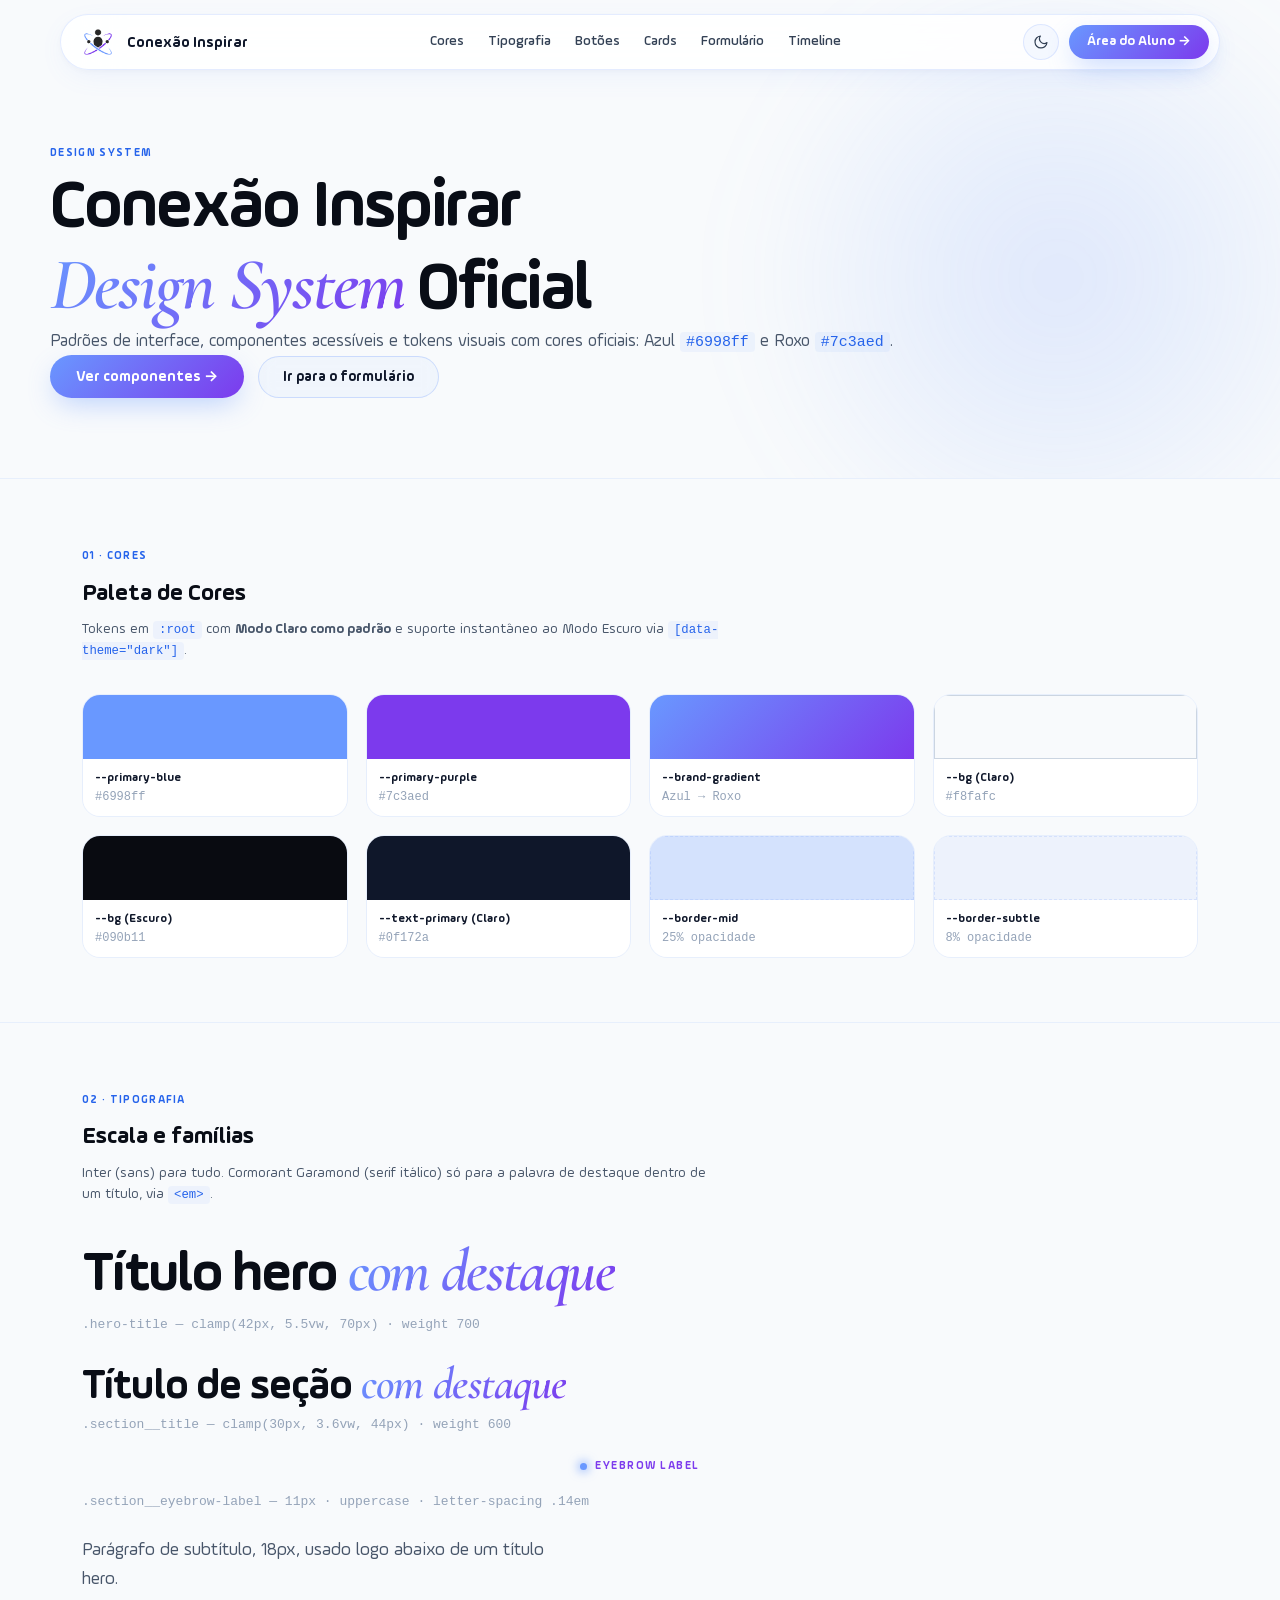
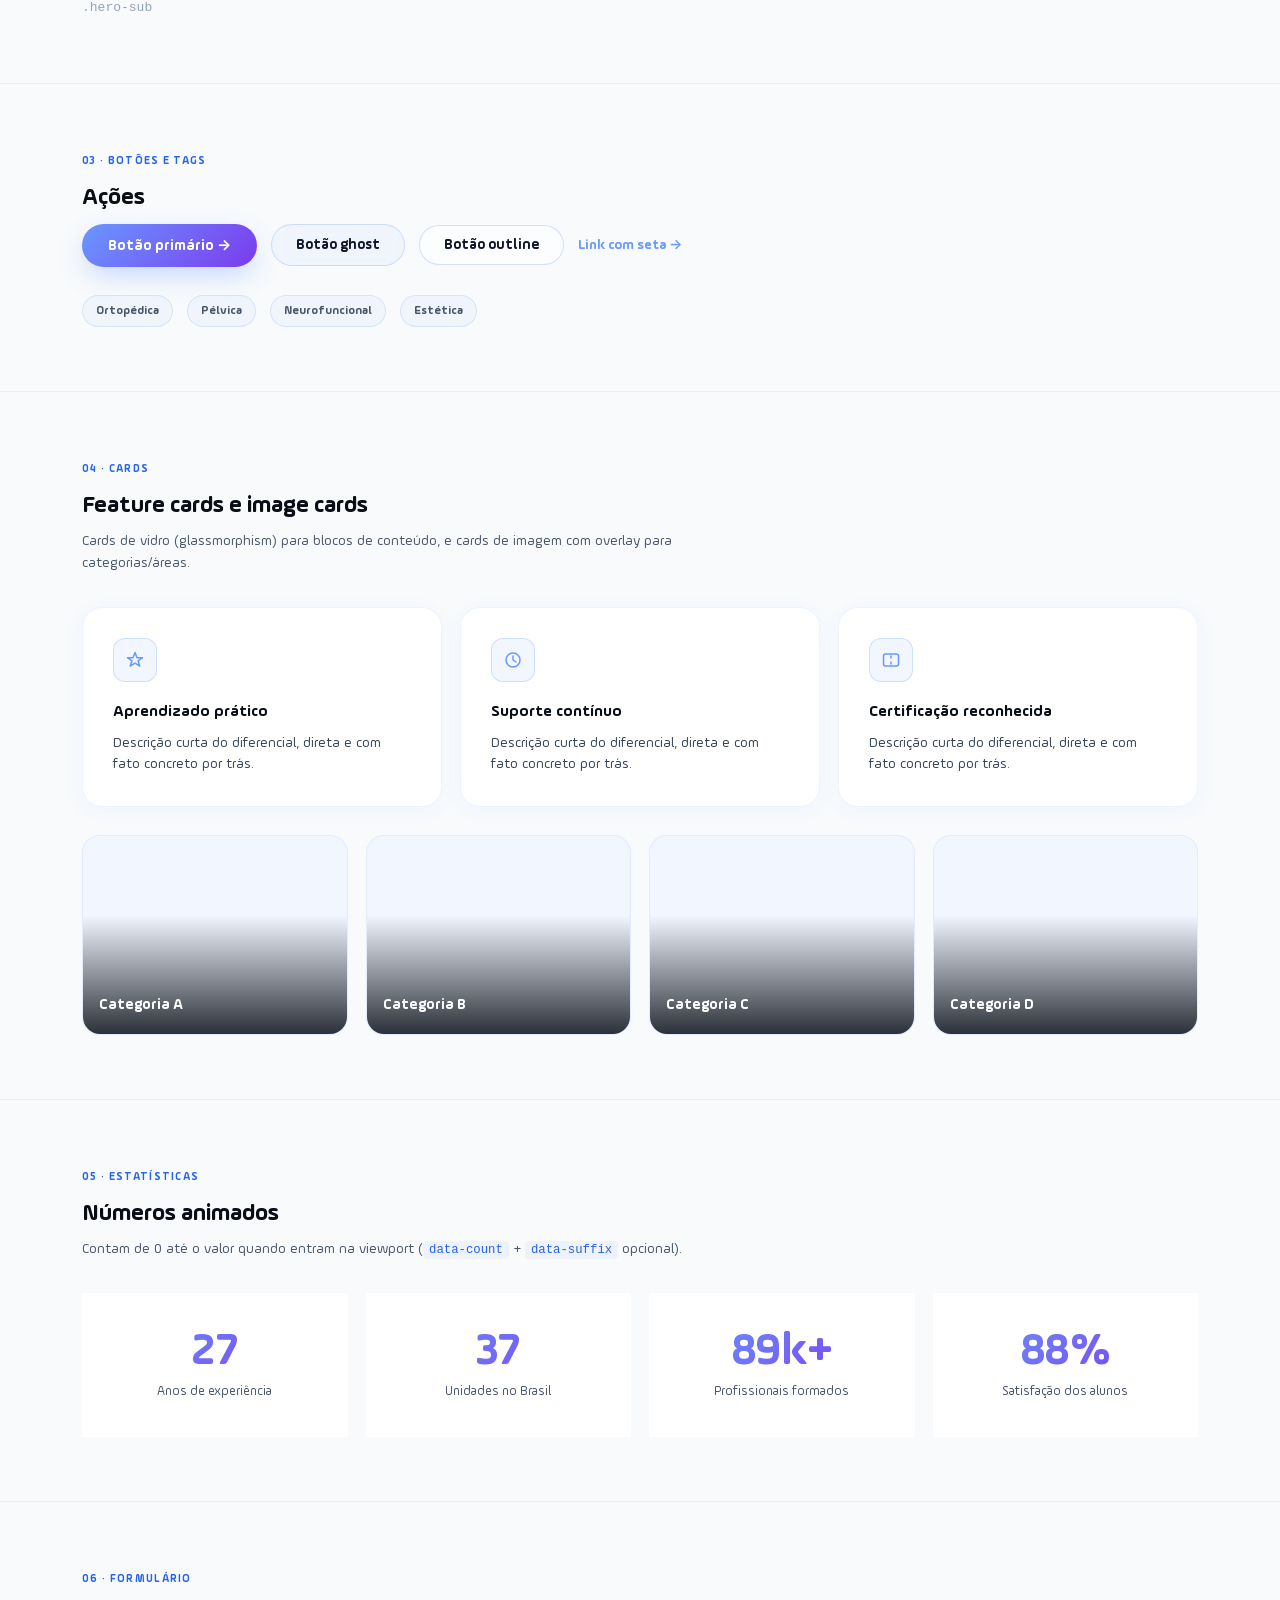
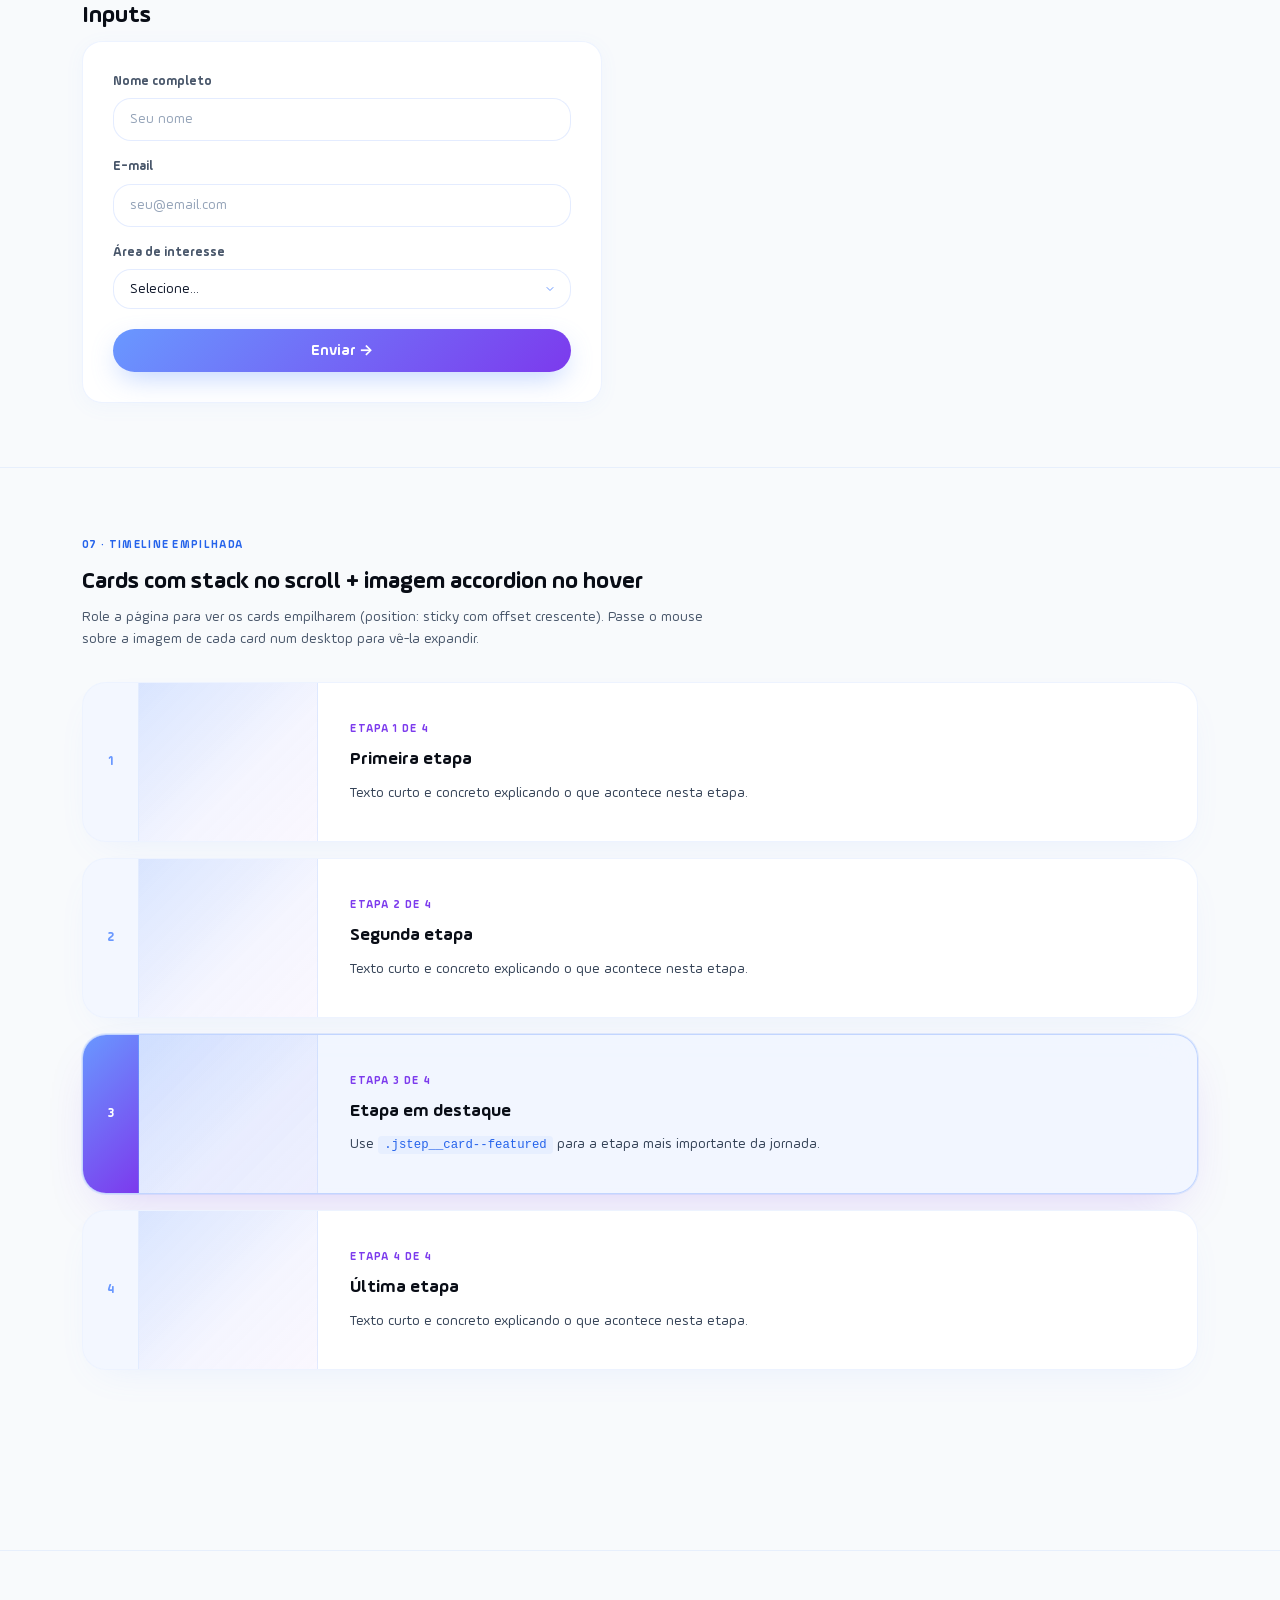
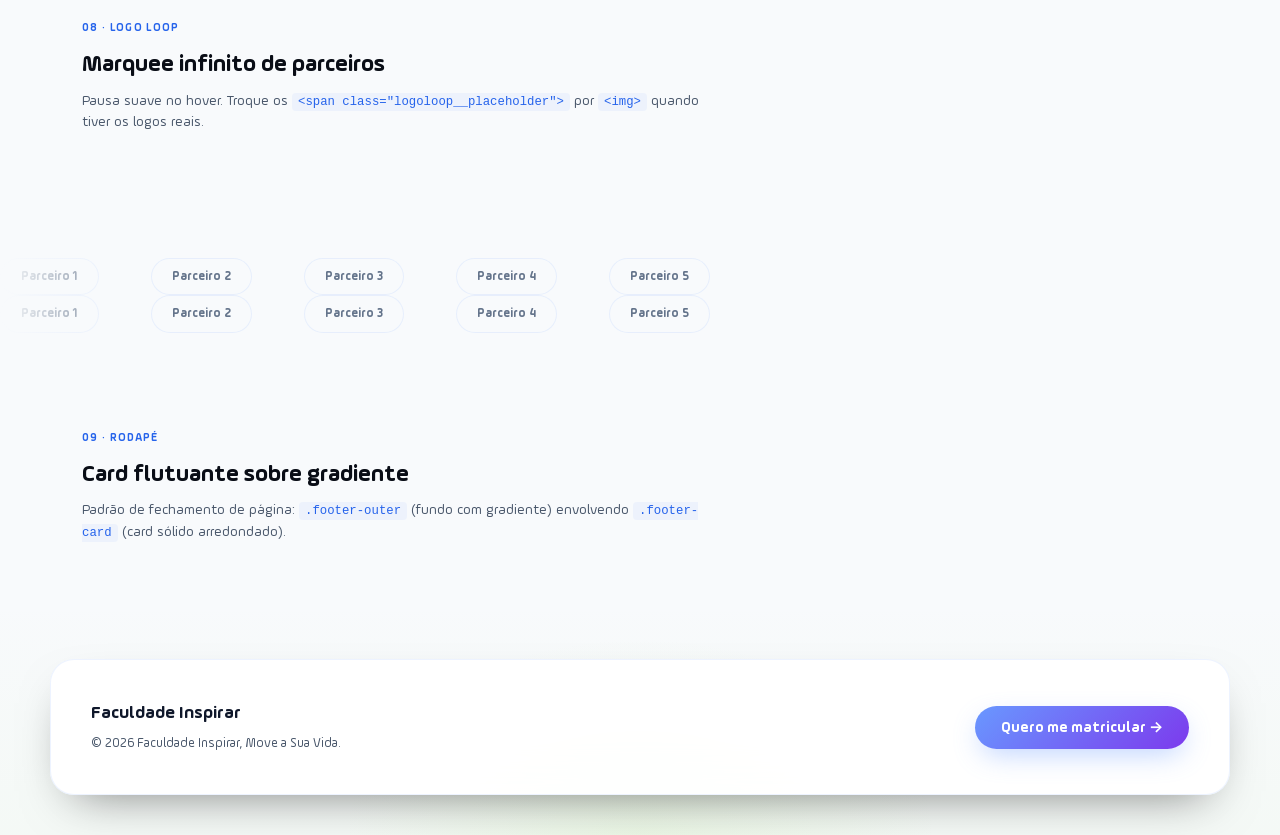
<file: design-system.html>
<!DOCTYPE html>
<html lang="pt-BR" data-theme="light">
<head>
<meta charset="UTF-8">
<meta name="viewport" content="width=device-width, initial-scale=1.0">
<title>Design System — Faculdade Inspirar</title>
<script>
  (function() {
    var saved = localStorage.getItem('inspirar-theme');
    if (saved) document.documentElement.setAttribute('data-theme', saved);
  })();
</script>
<link rel="preconnect" href="https://fonts.googleapis.com">
<link rel="preconnect" href="https://fonts.gstatic.com" crossorigin>
<link href="https://fonts.googleapis.com/css2?family=Cormorant+Garamond:ital,wght@1,400;1,500;1,600;1,700&family=Inter:wght@400;500;600;700&display=swap" rel="stylesheet">
<link rel="stylesheet" href="css/design-system.css?v=4.0.0">
<style>
  /* Estilos só desta página de showcase (não fazem parte do design system) */
  .ds-block { position: relative; z-index: 1; padding: 64px 32px; max-width: var(--max-w); margin: 0 auto; }
  .ds-block__label {
    display: inline-block; font-size: 11px; font-weight: 700; letter-spacing: .12em;
    text-transform: uppercase; color: var(--green-text); margin-bottom: 10px;
  }
  .ds-block__title { font-size: 24px; font-weight: 700; margin-bottom: 6px; color: var(--text-heading); }
  .ds-block__desc { font-size: 14px; color: var(--text-secondary); max-width: 640px; margin-bottom: 32px; }
  .ds-row { display: flex; flex-wrap: wrap; gap: 14px; align-items: center; }
  .ds-grid-3 { display: grid; grid-template-columns: repeat(3, 1fr); gap: 18px; }
  .ds-grid-4 { display: grid; grid-template-columns: repeat(4, 1fr); gap: 18px; }
  .ds-swatch { border-radius: var(--radius-md); overflow: hidden; border: 1px solid var(--border-subtle); }
  .ds-swatch__color { height: 64px; }
  .ds-swatch__meta { padding: 10px 12px; font-size: 12px; background: var(--bg-card); }
  .ds-swatch__name { font-weight: 600; color: var(--text-primary); }
  .ds-swatch__hex { color: var(--text-dim); font-family: monospace; }
  .ds-divider { border-top: 1px solid var(--border-subtle); }
  .ds-hero { position: relative; padding: 140px 32px 80px; overflow: hidden; }
  .ds-hero__inner { position: relative; z-index: 1; max-width: var(--max-w); margin: 0 auto; }
  @media (max-width: 900px) {
    .ds-grid-3, .ds-grid-4 { grid-template-columns: 1fr 1fr; }
  }
  @media (max-width: 560px) {
    .ds-grid-3, .ds-grid-4 { grid-template-columns: 1fr; }
  }
</style>
</head>
<body>

<!-- ========== NAVBAR ========== -->
<div class="navbar">
  <div class="navbar__inner">
    <div class="navbar__logo">
      <img src="Logo-Preta.png" alt="Conexão Inspirar" class="logo-img logo-img--light">
      <img src="Logo-Branca.png" alt="Conexão Inspirar" class="logo-img logo-img--dark">
      <span>Conexão Inspirar</span>
    </div>
    <nav class="navbar__links">
      <a href="#cores">Cores</a>
      <a href="#tipografia">Tipografia</a>
      <a href="#botoes">Botões</a>
      <a href="#cards">Cards</a>
      <a href="#formulario">Formulário</a>
      <a href="#stack">Timeline</a>
    </nav>
    <div class="navbar__actions">
      <button class="theme-toggle" id="themeToggle" aria-label="Alternar tema"></button>
      <a href="#" class="btn-primary" style="padding:10px 18px;font-size:13.5px">Área do Aluno →</a>
    </div>
  </div>
</div>

<!-- ========== HERO / TIPOGRAFIA DE DESTAQUE ========== -->
<section class="ds-hero">
  <div class="ambient">
    <div class="ambient__blob ambient__blob--a"></div>
  </div>
  <div class="ds-hero__inner">
    <span class="ds-block__label">Design System</span>
    <h1 class="hero-title">Conexão Inspirar<br><em>Design System</em> Oficial</h1>
    <p class="hero-sub">Padrões de interface, componentes acessíveis e tokens visuais com cores oficiais: Azul <code>#6998ff</code> e Roxo <code>#7c3aed</code>.</p>
    <div class="ds-row">
      <a href="#cores" class="btn-primary">Ver componentes →</a>
      <a href="#formulario" class="btn-ghost">Ir para o formulário</a>
    </div>
  </div>
</section>

<div class="ds-divider"></div>

<!-- ========== CORES ========== -->
<section class="ds-block" id="cores">
  <span class="ds-block__label">01 · Cores</span>
  <h2 class="ds-block__title">Paleta de Cores</h2>
  <p class="ds-block__desc">Tokens em <code>:root</code> com <strong>Modo Claro como padrão</strong> e suporte instantâneo ao Modo Escuro via <code>[data-theme="dark"]</code>.</p>
  <div class="ds-grid-4">
    <div class="ds-swatch"><div class="ds-swatch__color" style="background:#6998ff"></div><div class="ds-swatch__meta"><div class="ds-swatch__name">--primary-blue</div><div class="ds-swatch__hex">#6998ff</div></div></div>
    <div class="ds-swatch"><div class="ds-swatch__color" style="background:#7c3aed"></div><div class="ds-swatch__meta"><div class="ds-swatch__name">--primary-purple</div><div class="ds-swatch__hex">#7c3aed</div></div></div>
    <div class="ds-swatch"><div class="ds-swatch__color" style="background:linear-gradient(135deg, #6998ff 0%, #7c3aed 100%)"></div><div class="ds-swatch__meta"><div class="ds-swatch__name">--brand-gradient</div><div class="ds-swatch__hex">Azul → Roxo</div></div></div>
    <div class="ds-swatch"><div class="ds-swatch__color" style="background:#f8fafc;border:1px solid #cbd5e1"></div><div class="ds-swatch__meta"><div class="ds-swatch__name">--bg (Claro)</div><div class="ds-swatch__hex">#f8fafc</div></div></div>
    <div class="ds-swatch"><div class="ds-swatch__color" style="background:#090b11"></div><div class="ds-swatch__meta"><div class="ds-swatch__name">--bg (Escuro)</div><div class="ds-swatch__hex">#090b11</div></div></div>
    <div class="ds-swatch"><div class="ds-swatch__color" style="background:#0f172a"></div><div class="ds-swatch__meta"><div class="ds-swatch__name">--text-primary (Claro)</div><div class="ds-swatch__hex">#0f172a</div></div></div>
    <div class="ds-swatch"><div class="ds-swatch__color" style="background:rgba(105,152,255,0.25);border:1px dashed var(--border-mid)"></div><div class="ds-swatch__meta"><div class="ds-swatch__name">--border-mid</div><div class="ds-swatch__hex">25% opacidade</div></div></div>
    <div class="ds-swatch"><div class="ds-swatch__color" style="background:rgba(105,152,255,0.08);border:1px dashed var(--border-mid)"></div><div class="ds-swatch__meta"><div class="ds-swatch__name">--border-subtle</div><div class="ds-swatch__hex">8% opacidade</div></div></div>
  </div>
</section>

<div class="ds-divider"></div>

<!-- ========== TIPOGRAFIA ========== -->
<section class="ds-block" id="tipografia">
  <span class="ds-block__label">02 · Tipografia</span>
  <h2 class="ds-block__title">Escala e famílias</h2>
  <p class="ds-block__desc">Inter (sans) para tudo. Cormorant Garamond (serif itálico) só para a palavra de destaque dentro de um título, via <code>&lt;em&gt;</code>.</p>
  <div style="display:flex;flex-direction:column;gap:22px">
    <div>
      <h1 class="hero-title" style="font-size:56px;margin-bottom:6px">Título hero <em>com destaque</em></h1>
      <span class="ds-swatch__hex">.hero-title — clamp(42px, 5.5vw, 70px) · weight 700</span>
    </div>
    <div>
      <h2 class="section__title" style="text-align:left">Título de seção <em>com destaque</em></h2>
      <span class="ds-swatch__hex">.section__title — clamp(30px, 3.6vw, 44px) · weight 600</span>
    </div>
    <div>
      <div class="section__eyebrow"><span class="section__eyebrow-dot"></span><span class="section__eyebrow-label">Eyebrow label</span></div>
      <span class="ds-swatch__hex">.section__eyebrow-label — 11px · uppercase · letter-spacing .14em</span>
    </div>
    <div>
      <p style="font-size:18px;line-height:1.62;color:var(--text-secondary);max-width:480px">Parágrafo de subtítulo, 18px, usado logo abaixo de um título hero.</p>
      <span class="ds-swatch__hex">.hero-sub</span>
    </div>
  </div>
</section>

<div class="ds-divider"></div>

<!-- ========== BOTÕES E TAGS ========== -->
<section class="ds-block" id="botoes">
  <span class="ds-block__label">03 · Botões e tags</span>
  <h2 class="ds-block__title">Ações</h2>
  <div class="ds-row" style="margin-bottom:28px">
    <a href="#" class="btn-primary">Botão primário →</a>
    <a href="#" class="btn-ghost">Botão ghost</a>
    <a href="#" class="btn-outline">Botão outline</a>
    <a href="#" class="btn-link">Link com seta →</a>
  </div>
  <div class="ds-row">
    <span class="tag">Ortopédica</span>
    <span class="tag">Pélvica</span>
    <span class="tag">Neurofuncional</span>
    <span class="tag">Estética</span>
  </div>
</section>

<div class="ds-divider"></div>

<!-- ========== CARDS ========== -->
<section class="ds-block" id="cards">
  <span class="ds-block__label">04 · Cards</span>
  <h2 class="ds-block__title">Feature cards e image cards</h2>
  <p class="ds-block__desc">Cards de vidro (glassmorphism) para blocos de conteúdo, e cards de imagem com overlay para categorias/áreas.</p>
  <div class="ds-grid-3" style="margin-bottom:28px">
    <div class="feature-card" data-reveal>
      <div class="feature-card__icon">
        <svg width="18" height="18" viewBox="0 0 18 18" fill="none" stroke="currentColor" stroke-width="1.5" stroke-linecap="round" stroke-linejoin="round"><path d="M9 1.5l2 5.2h5.5l-4.4 3.2 1.7 5.1L9 12.2l-4.8 2.8 1.7-5.1L1.5 6.7H7z"/></svg>
      </div>
      <h3 class="feature-card__title">Aprendizado prático</h3>
      <p class="feature-card__text">Descrição curta do diferencial, direta e com fato concreto por trás.</p>
    </div>
    <div class="feature-card" data-reveal>
      <div class="feature-card__icon">
        <svg width="18" height="18" viewBox="0 0 18 18" fill="none" stroke="currentColor" stroke-width="1.5" stroke-linecap="round" stroke-linejoin="round"><circle cx="9" cy="9" r="7"/><polyline points="9,5 9,9 12,11"/></svg>
      </div>
      <h3 class="feature-card__title">Suporte contínuo</h3>
      <p class="feature-card__text">Descrição curta do diferencial, direta e com fato concreto por trás.</p>
    </div>
    <div class="feature-card" data-reveal>
      <div class="feature-card__icon">
        <svg width="18" height="18" viewBox="0 0 18 18" fill="none" stroke="currentColor" stroke-width="1.5" stroke-linecap="round" stroke-linejoin="round"><rect x="1.5" y="3" width="15" height="12" rx="2"/><path d="M9 5v2M9 11v2"/></svg>
      </div>
      <h3 class="feature-card__title">Certificação reconhecida</h3>
      <p class="feature-card__text">Descrição curta do diferencial, direta e com fato concreto por trás.</p>
    </div>
  </div>
  <div class="ds-grid-4">
    <div class="image-card" data-reveal>
      <div class="image-card__overlay"></div>
      <div class="image-card__content"><span class="image-card__title">Categoria A</span></div>
    </div>
    <div class="image-card" data-reveal>
      <div class="image-card__overlay"></div>
      <div class="image-card__content"><span class="image-card__title">Categoria B</span></div>
    </div>
    <div class="image-card" data-reveal>
      <div class="image-card__overlay"></div>
      <div class="image-card__content"><span class="image-card__title">Categoria C</span></div>
    </div>
    <div class="image-card" data-reveal>
      <div class="image-card__overlay"></div>
      <div class="image-card__content"><span class="image-card__title">Categoria D</span></div>
    </div>
  </div>
</section>

<div class="ds-divider"></div>

<!-- ========== ESTATÍSTICAS ========== -->
<section class="ds-block" id="estatisticas">
  <span class="ds-block__label">05 · Estatísticas</span>
  <h2 class="ds-block__title">Números animados</h2>
  <p class="ds-block__desc">Contam de 0 até o valor quando entram na viewport (<code>data-count</code> + <code>data-suffix</code> opcional).</p>
  <div class="ds-grid-4">
    <div class="stat"><div class="stat__value" data-count="30">0</div><p class="stat__label">Anos de experiência</p></div>
    <div class="stat"><div class="stat__value" data-count="41">0</div><p class="stat__label">Unidades no Brasil</p></div>
    <div class="stat"><div class="stat__value" data-count="100" data-suffix="k+">0</div><p class="stat__label">Profissionais formados</p></div>
    <div class="stat"><div class="stat__value" data-count="98" data-suffix="%">0</div><p class="stat__label">Satisfação dos alunos</p></div>
  </div>
</section>

<div class="ds-divider"></div>

<!-- ========== FORMULÁRIO ========== -->
<section class="ds-block" id="formulario">
  <span class="ds-block__label">06 · Formulário</span>
  <h2 class="ds-block__title">Inputs</h2>
  <div class="feature-card" style="max-width:520px">
    <div style="margin-bottom:16px">
      <label class="form-label" for="dsNome">Nome completo</label>
      <input class="form-input" id="dsNome" type="text" placeholder="Seu nome">
    </div>
    <div style="margin-bottom:16px">
      <label class="form-label" for="dsEmail">E-mail</label>
      <input class="form-input" id="dsEmail" type="email" placeholder="seu@email.com">
    </div>
    <div style="margin-bottom:20px">
      <label class="form-label" for="dsArea">Área de interesse</label>
      <select class="form-select" id="dsArea">
        <option>Selecione...</option>
        <option>Fisioterapia Pélvica</option>
        <option>Traumato-Ortopedia</option>
      </select>
    </div>
    <button type="button" class="btn-primary" style="width:100%;justify-content:center">Enviar →</button>
  </div>
</section>

<div class="ds-divider"></div>

<!-- ========== CARDS EMPILHADOS (TIMELINE / SCROLL STACK) ========== -->
<section class="ds-block" id="stack" style="overflow:visible">
  <span class="ds-block__label">07 · Timeline empilhada</span>
  <h2 class="ds-block__title">Cards com stack no scroll + imagem accordion no hover</h2>
  <p class="ds-block__desc">Role a página para ver os cards empilharem (position: sticky com offset crescente). Passe o mouse sobre a imagem de cada card num desktop para vê-la expandir.</p>
  <div class="jstack" id="journeyStack">
    <article class="jstep" style="--i:0">
      <div class="jstep__card">
        <span class="jstep__num">1</span>
        <div class="jstep__media"></div>
        <div class="jstep__body">
          <span class="jstep__eyebrow">Etapa 1 de 4</span>
          <h3 class="jstep__title">Primeira etapa</h3>
          <p class="jstep__text">Texto curto e concreto explicando o que acontece nesta etapa.</p>
        </div>
      </div>
    </article>
    <article class="jstep" style="--i:1">
      <div class="jstep__card">
        <span class="jstep__num">2</span>
        <div class="jstep__media"></div>
        <div class="jstep__body">
          <span class="jstep__eyebrow">Etapa 2 de 4</span>
          <h3 class="jstep__title">Segunda etapa</h3>
          <p class="jstep__text">Texto curto e concreto explicando o que acontece nesta etapa.</p>
        </div>
      </div>
    </article>
    <article class="jstep" style="--i:2">
      <div class="jstep__card jstep__card--featured">
        <span class="jstep__num">3</span>
        <div class="jstep__media"></div>
        <div class="jstep__body">
          <span class="jstep__eyebrow">Etapa 3 de 4</span>
          <h3 class="jstep__title">Etapa em destaque</h3>
          <p class="jstep__text">Use <code>.jstep__card--featured</code> para a etapa mais importante da jornada.</p>
        </div>
      </div>
    </article>
    <article class="jstep" style="--i:3">
      <div class="jstep__card">
        <span class="jstep__num">4</span>
        <div class="jstep__media"></div>
        <div class="jstep__body">
          <span class="jstep__eyebrow">Etapa 4 de 4</span>
          <h3 class="jstep__title">Última etapa</h3>
          <p class="jstep__text">Texto curto e concreto explicando o que acontece nesta etapa.</p>
        </div>
      </div>
    </article>
  </div>
</section>

<div class="ds-divider"></div>

<!-- ========== LOGO LOOP ========== -->
<section class="ds-block" id="logoloop">
  <span class="ds-block__label">08 · Logo loop</span>
  <h2 class="ds-block__title">Marquee infinito de parceiros</h2>
  <p class="ds-block__desc">Pausa suave no hover. Troque os <code>&lt;span class="logoloop__placeholder"&gt;</code> por <code>&lt;img&gt;</code> quando tiver os logos reais.</p>
</section>
<div class="logoloop-section">
  <div class="logoloop" id="logoLoop" data-speed="60" data-direction="left" data-gap="56" data-logo-height="22" role="region" aria-label="Exemplo de logo loop">
    <div class="logoloop__track">
      <ul class="logoloop__list" role="list">
        <li class="logoloop__item"><span class="logoloop__placeholder">Parceiro 1</span></li>
        <li class="logoloop__item"><span class="logoloop__placeholder">Parceiro 2</span></li>
        <li class="logoloop__item"><span class="logoloop__placeholder">Parceiro 3</span></li>
        <li class="logoloop__item"><span class="logoloop__placeholder">Parceiro 4</span></li>
        <li class="logoloop__item"><span class="logoloop__placeholder">Parceiro 5</span></li>
      </ul>
    </div>
  </div>
</div>

<!-- ========== FOOTER — CARD FLUTUANTE SOBRE GRADIENTE ========== -->
<div class="ds-block" style="padding-bottom:24px">
  <span class="ds-block__label">09 · Rodapé</span>
  <h2 class="ds-block__title">Card flutuante sobre gradiente</h2>
  <p class="ds-block__desc">Padrão de fechamento de página: <code>.footer-outer</code> (fundo com gradiente) envolvendo <code>.footer-card</code> (card sólido arredondado).</p>
</div>
<div class="footer-outer">
  <div class="footer-outer__glow"></div>
  <div class="footer-card">
    <div style="display:flex;flex-wrap:wrap;justify-content:space-between;align-items:center;gap:20px">
      <div>
        <div style="font-weight:700;font-size:18px;margin-bottom:6px">Faculdade Inspirar</div>
        <div style="font-size:13px;color:var(--text-secondary)">© 2026 Faculdade Inspirar, Move a Sua Vida.</div>
      </div>
      <a href="#" class="btn-primary">Quero me matricular →</a>
    </div>
  </div>
</div>

<script src="js/design-system.js?v=4.0.0"></script>
</body>
</html>
</file>
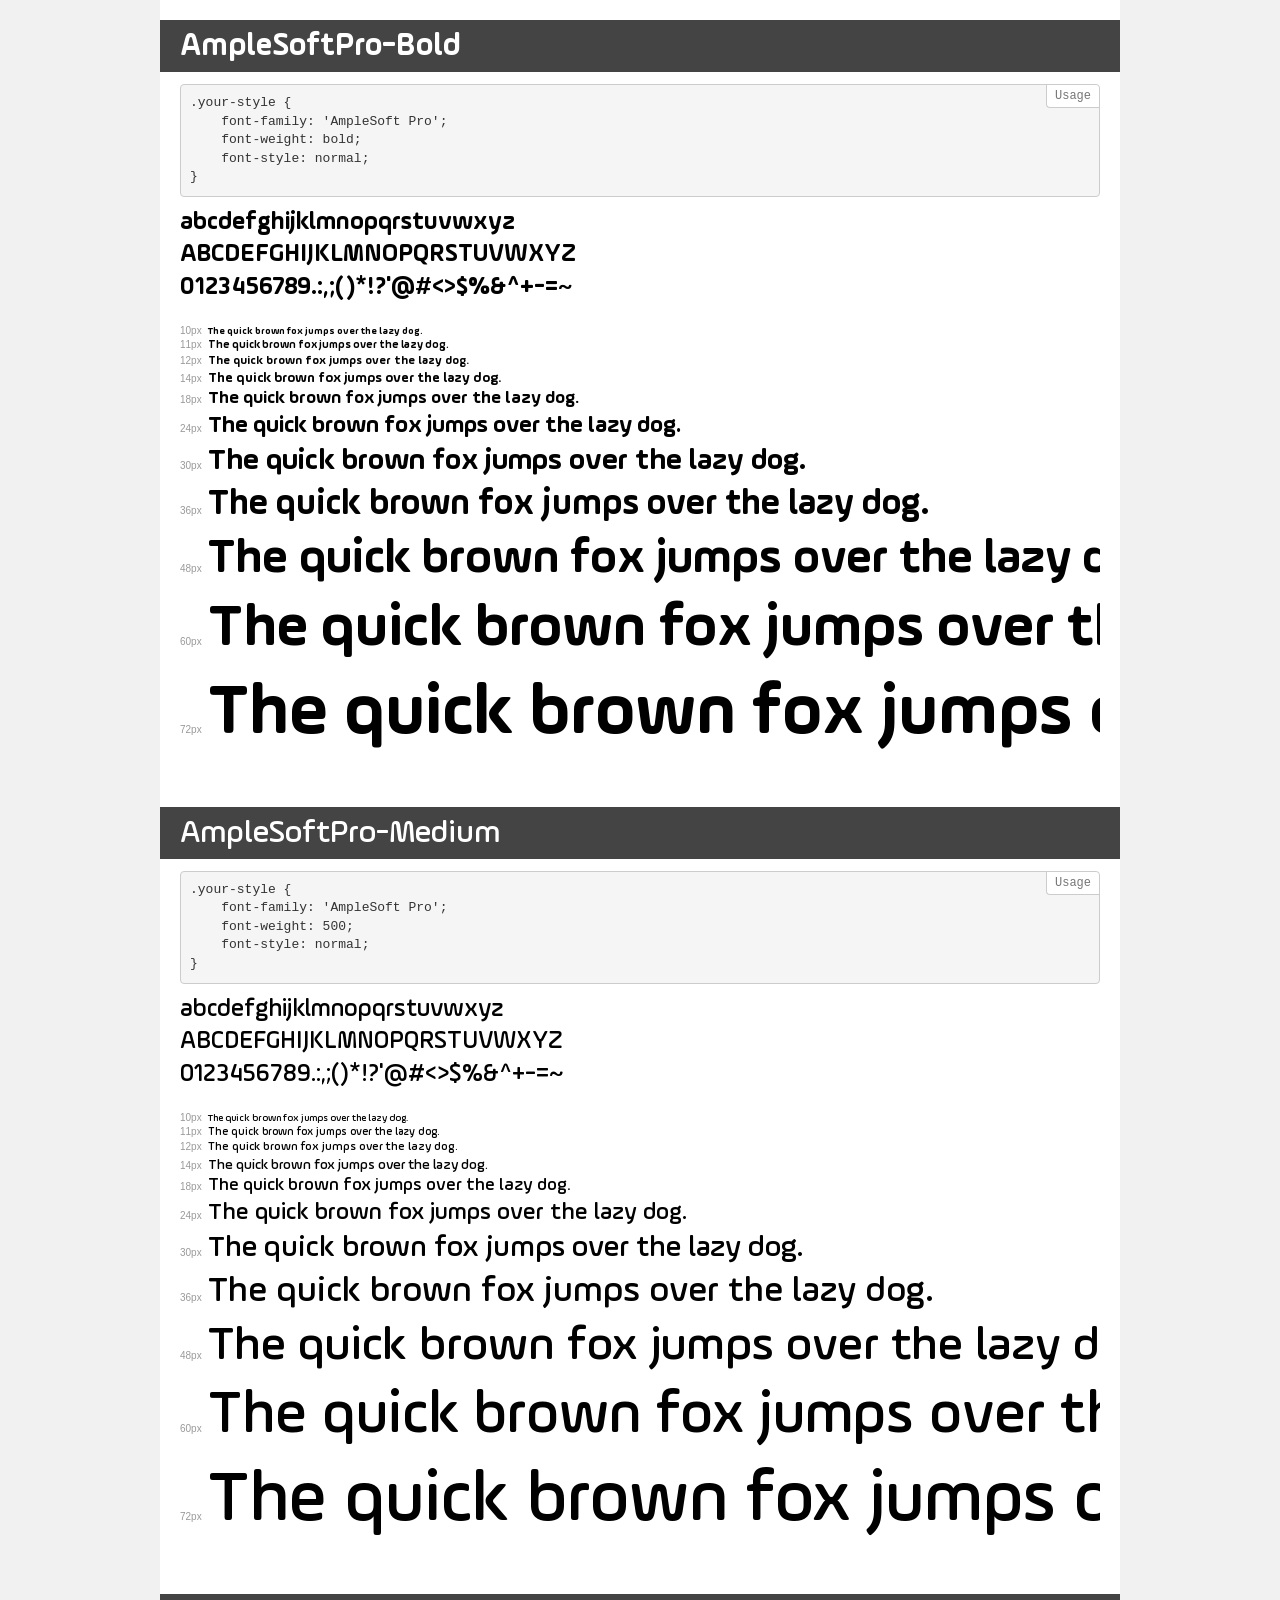
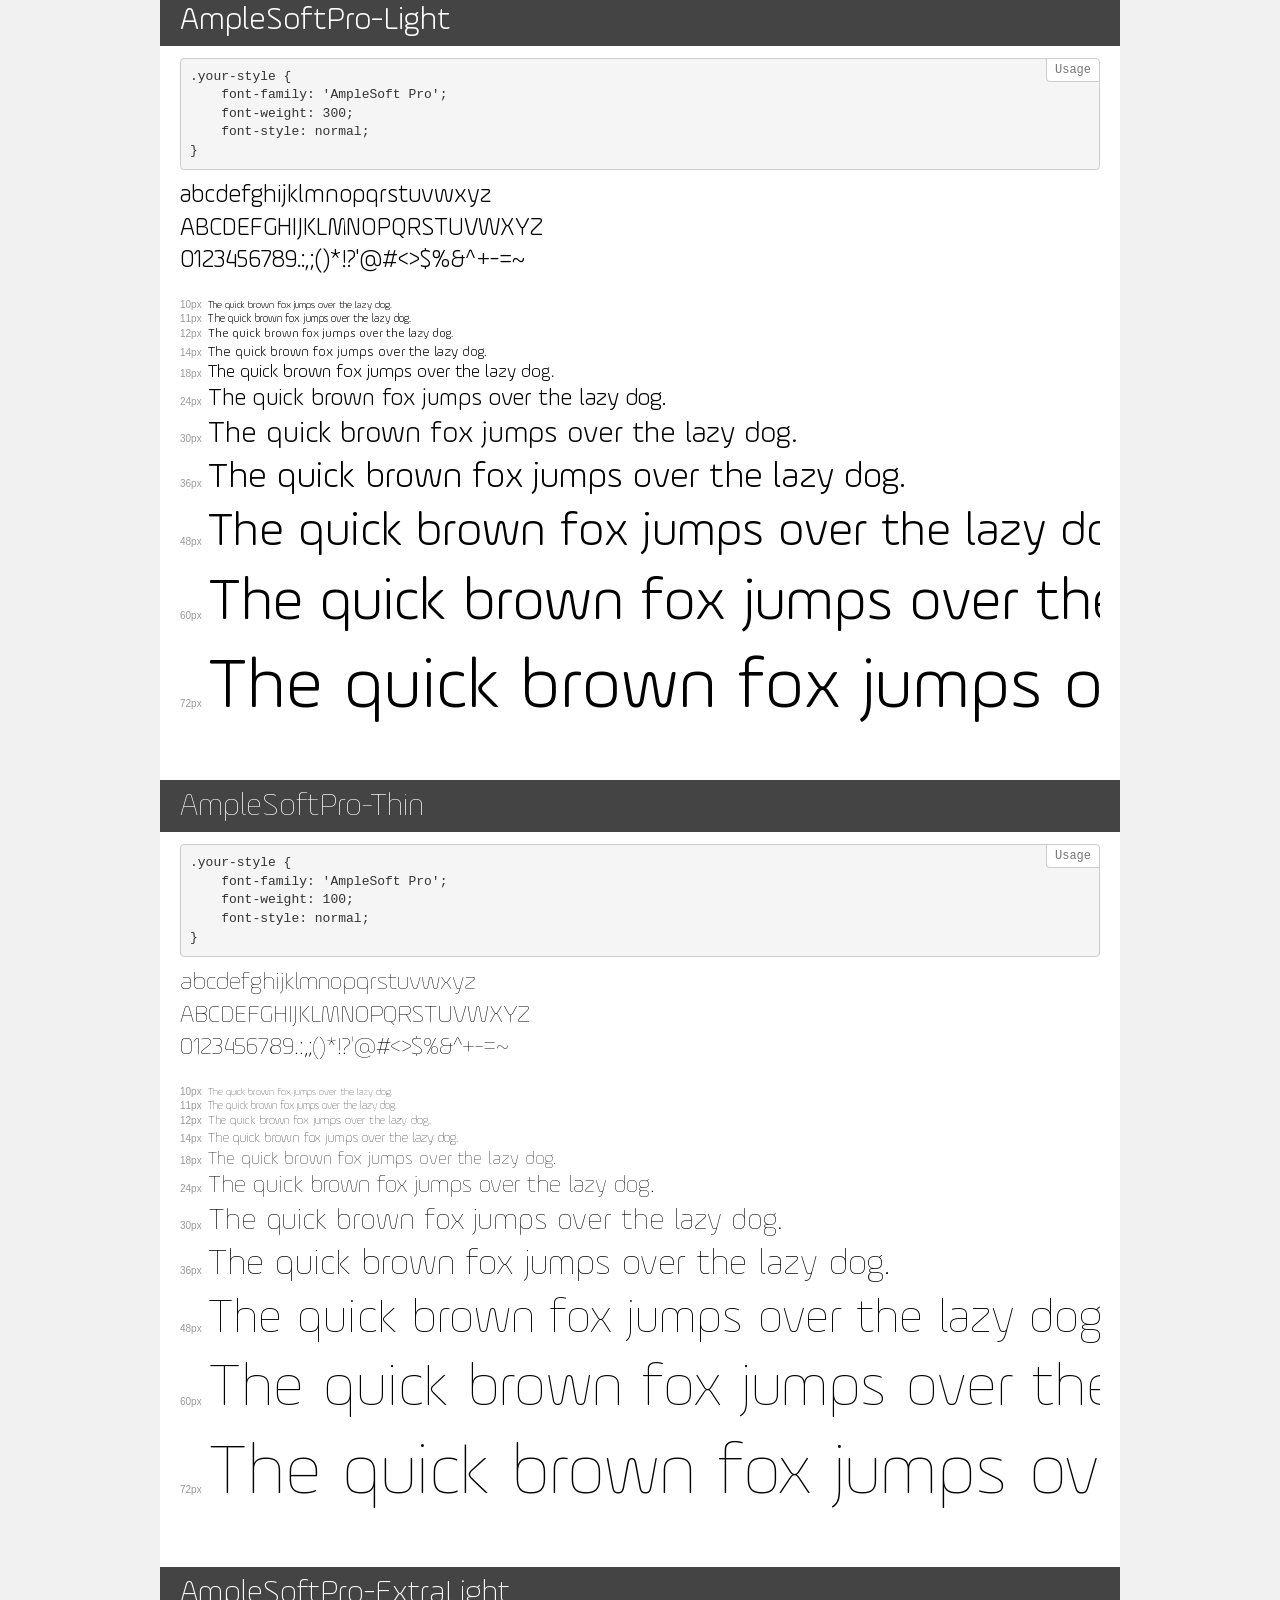
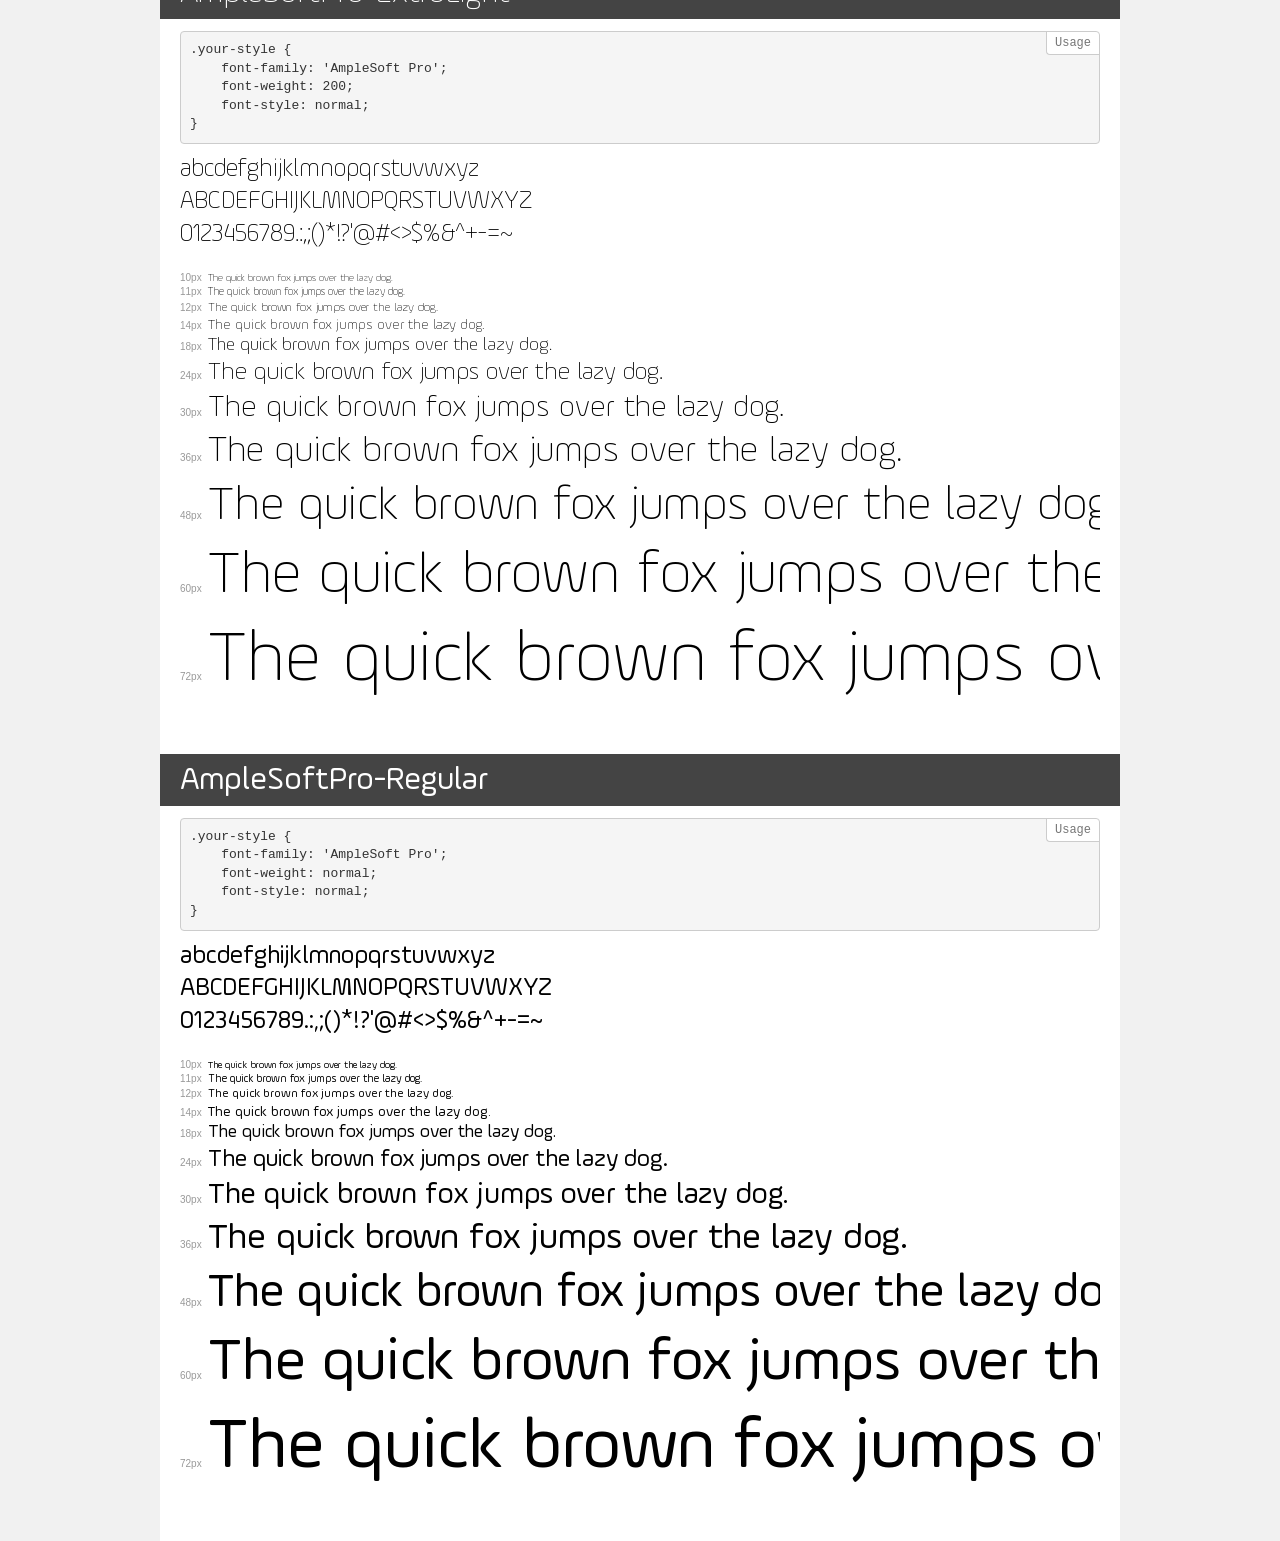
<file: fonts/ample-soft-pro/demo.html>
<!DOCTYPE html>
<html>
<head>
    <meta charset="utf-8">
    <meta http-equiv="X-UA-Compatible" content="IE=edge">
    <meta name="viewport" content="width=device-width, initial-scale=1">
    <meta name="robots" content="noindex, noarchive">
    <meta name="format-detection" content="telephone=no">
    <title>Transfonter demo</title>
    <link href="stylesheet.css" rel="stylesheet">
    <style>
        /*
        http://meyerweb.com/eric/tools/css/reset/
        v2.0 | 20110126
        License: none (public domain)
        */
        html, body, div, span, applet, object, iframe,
        h1, h2, h3, h4, h5, h6, p, blockquote, pre,
        a, abbr, acronym, address, big, cite, code,
        del, dfn, em, img, ins, kbd, q, s, samp,
        small, strike, strong, sub, sup, tt, var,
        b, u, i, center,
        dl, dt, dd, ol, ul, li,
        fieldset, form, label, legend,
        table, caption, tbody, tfoot, thead, tr, th, td,
        article, aside, canvas, details, embed,
        figure, figcaption, footer, header, hgroup,
        menu, nav, output, ruby, section, summary,
        time, mark, audio, video {
            margin: 0;
            padding: 0;
            border: 0;
            font-size: 100%;
            font: inherit;
            vertical-align: baseline;
        }
        /* HTML5 display-role reset for older browsers */
        article, aside, details, figcaption, figure,
        footer, header, hgroup, menu, nav, section {
            display: block;
        }
        body {
            line-height: 1;
        }
        ol, ul {
            list-style: none;
        }
        blockquote, q {
            quotes: none;
        }
        blockquote:before, blockquote:after,
        q:before, q:after {
            content: '';
            content: none;
        }
        table {
            border-collapse: collapse;
            border-spacing: 0;
        }
        /* common styles */
        body {
            background: #f1f1f1;
            color: #000;
        }
        .page {
            background: #fff;
            width: 920px;
            margin: 0 auto;
            padding: 20px 20px 0 20px;
            overflow: hidden;
        }
        .font-container {
            overflow-x: auto;
            overflow-y: hidden;
            margin-bottom: 40px;
            line-height: 1.3;
            white-space: nowrap;
            padding-bottom: 5px;
        }
        h1 {
            position: relative;
            background: #444;
            font-size: 32px;
            color: #fff;
            padding: 10px 20px;
            margin: 0 -20px 12px -20px;
        }
        .letters {
            font-size: 25px;
            margin-bottom: 20px;
        }
        .s10:before {
            content: '10px';
        }
        .s11:before {
            content: '11px';
        }
        .s12:before {
            content: '12px';
        }
        .s14:before {
            content: '14px';
        }
        .s18:before {
            content: '18px';
        }
        .s24:before {
            content: '24px';
        }
        .s30:before {
            content: '30px';
        }
        .s36:before {
            content: '36px';
        }
        .s48:before {
            content: '48px';
        }
        .s60:before {
            content: '60px';
        }
        .s72:before {
            content: '72px';
        }
        .s10:before, .s11:before, .s12:before, .s14:before,
        .s18:before, .s24:before, .s30:before, .s36:before,
        .s48:before, .s60:before, .s72:before {
            font-family: Arial, sans-serif;
            font-size: 10px;
            font-weight: normal;
            font-style: normal;
            color: #999;
            padding-right: 6px;
        }
        pre {
            display: block;
            position: relative;
            padding: 9px;
            margin: 0 0 10px;
            font-family: Monaco, Menlo, Consolas, "Courier New", monospace !important;
            font-size: 13px;
            line-height: 1.428571429;
            color: #333;
            font-weight: normal !important;
            font-style: normal !important;
            background-color: #f5f5f5;
            border: 1px solid #ccc;
            overflow-x: auto;
            border-radius: 4px;
        }
        pre:after {
            display: block;
            position: absolute;
            right: 0;
            top: 0;
            content: 'Usage';
            line-height: 1;
            padding: 5px 8px;
            font-size: 12px;
            color: #767676;
            background-color: #fff;
            border: 1px solid #ccc;
            border-right: none;
            border-top: none;
            border-radius: 0 4px 0 4px;
            z-index: 10;
        }
        /* responsive */
        @media (max-width: 959px) {
            .page {
                width: auto;
                margin: 0;
            }
        }
    </style>
</head>
<body>
<div class="page">
    <div class="demo" style="font-family: 'AmpleSoft Pro'; font-weight: bold; font-style: normal;">
        <h1>AmpleSoftPro-Bold</h1>
        <pre>.your-style {
    font-family: 'AmpleSoft Pro';
    font-weight: bold;
    font-style: normal;
}</pre>
        <div class="font-container">
            <p class="letters">
                abcdefghijklmnopqrstuvwxyz<br>
ABCDEFGHIJKLMNOPQRSTUVWXYZ<br>
                0123456789.:,;()*!?'@#<>$%&^+-=~
            </p>
            <p class="s10" style="font-size: 10px;">The quick brown fox jumps over the lazy dog.</p>
            <p class="s11" style="font-size: 11px;">The quick brown fox jumps over the lazy dog.</p>
            <p class="s12" style="font-size: 12px;">The quick brown fox jumps over the lazy dog.</p>
            <p class="s14" style="font-size: 14px;">The quick brown fox jumps over the lazy dog.</p>
            <p class="s18" style="font-size: 18px;">The quick brown fox jumps over the lazy dog.</p>
            <p class="s24" style="font-size: 24px;">The quick brown fox jumps over the lazy dog.</p>
            <p class="s30" style="font-size: 30px;">The quick brown fox jumps over the lazy dog.</p>
            <p class="s36" style="font-size: 36px;">The quick brown fox jumps over the lazy dog.</p>
            <p class="s48" style="font-size: 48px;">The quick brown fox jumps over the lazy dog.</p>
            <p class="s60" style="font-size: 60px;">The quick brown fox jumps over the lazy dog.</p>
            <p class="s72" style="font-size: 72px;">The quick brown fox jumps over the lazy dog.</p>
        </div>
    </div>
    <div class="demo" style="font-family: 'AmpleSoft Pro'; font-weight: 500; font-style: normal;">
        <h1>AmpleSoftPro-Medium</h1>
        <pre>.your-style {
    font-family: 'AmpleSoft Pro';
    font-weight: 500;
    font-style: normal;
}</pre>
        <div class="font-container">
            <p class="letters">
                abcdefghijklmnopqrstuvwxyz<br>
ABCDEFGHIJKLMNOPQRSTUVWXYZ<br>
                0123456789.:,;()*!?'@#<>$%&^+-=~
            </p>
            <p class="s10" style="font-size: 10px;">The quick brown fox jumps over the lazy dog.</p>
            <p class="s11" style="font-size: 11px;">The quick brown fox jumps over the lazy dog.</p>
            <p class="s12" style="font-size: 12px;">The quick brown fox jumps over the lazy dog.</p>
            <p class="s14" style="font-size: 14px;">The quick brown fox jumps over the lazy dog.</p>
            <p class="s18" style="font-size: 18px;">The quick brown fox jumps over the lazy dog.</p>
            <p class="s24" style="font-size: 24px;">The quick brown fox jumps over the lazy dog.</p>
            <p class="s30" style="font-size: 30px;">The quick brown fox jumps over the lazy dog.</p>
            <p class="s36" style="font-size: 36px;">The quick brown fox jumps over the lazy dog.</p>
            <p class="s48" style="font-size: 48px;">The quick brown fox jumps over the lazy dog.</p>
            <p class="s60" style="font-size: 60px;">The quick brown fox jumps over the lazy dog.</p>
            <p class="s72" style="font-size: 72px;">The quick brown fox jumps over the lazy dog.</p>
        </div>
    </div>
    <div class="demo" style="font-family: 'AmpleSoft Pro'; font-weight: 300; font-style: normal;">
        <h1>AmpleSoftPro-Light</h1>
        <pre>.your-style {
    font-family: 'AmpleSoft Pro';
    font-weight: 300;
    font-style: normal;
}</pre>
        <div class="font-container">
            <p class="letters">
                abcdefghijklmnopqrstuvwxyz<br>
ABCDEFGHIJKLMNOPQRSTUVWXYZ<br>
                0123456789.:,;()*!?'@#<>$%&^+-=~
            </p>
            <p class="s10" style="font-size: 10px;">The quick brown fox jumps over the lazy dog.</p>
            <p class="s11" style="font-size: 11px;">The quick brown fox jumps over the lazy dog.</p>
            <p class="s12" style="font-size: 12px;">The quick brown fox jumps over the lazy dog.</p>
            <p class="s14" style="font-size: 14px;">The quick brown fox jumps over the lazy dog.</p>
            <p class="s18" style="font-size: 18px;">The quick brown fox jumps over the lazy dog.</p>
            <p class="s24" style="font-size: 24px;">The quick brown fox jumps over the lazy dog.</p>
            <p class="s30" style="font-size: 30px;">The quick brown fox jumps over the lazy dog.</p>
            <p class="s36" style="font-size: 36px;">The quick brown fox jumps over the lazy dog.</p>
            <p class="s48" style="font-size: 48px;">The quick brown fox jumps over the lazy dog.</p>
            <p class="s60" style="font-size: 60px;">The quick brown fox jumps over the lazy dog.</p>
            <p class="s72" style="font-size: 72px;">The quick brown fox jumps over the lazy dog.</p>
        </div>
    </div>
    <div class="demo" style="font-family: 'AmpleSoft Pro'; font-weight: 100; font-style: normal;">
        <h1>AmpleSoftPro-Thin</h1>
        <pre>.your-style {
    font-family: 'AmpleSoft Pro';
    font-weight: 100;
    font-style: normal;
}</pre>
        <div class="font-container">
            <p class="letters">
                abcdefghijklmnopqrstuvwxyz<br>
ABCDEFGHIJKLMNOPQRSTUVWXYZ<br>
                0123456789.:,;()*!?'@#<>$%&^+-=~
            </p>
            <p class="s10" style="font-size: 10px;">The quick brown fox jumps over the lazy dog.</p>
            <p class="s11" style="font-size: 11px;">The quick brown fox jumps over the lazy dog.</p>
            <p class="s12" style="font-size: 12px;">The quick brown fox jumps over the lazy dog.</p>
            <p class="s14" style="font-size: 14px;">The quick brown fox jumps over the lazy dog.</p>
            <p class="s18" style="font-size: 18px;">The quick brown fox jumps over the lazy dog.</p>
            <p class="s24" style="font-size: 24px;">The quick brown fox jumps over the lazy dog.</p>
            <p class="s30" style="font-size: 30px;">The quick brown fox jumps over the lazy dog.</p>
            <p class="s36" style="font-size: 36px;">The quick brown fox jumps over the lazy dog.</p>
            <p class="s48" style="font-size: 48px;">The quick brown fox jumps over the lazy dog.</p>
            <p class="s60" style="font-size: 60px;">The quick brown fox jumps over the lazy dog.</p>
            <p class="s72" style="font-size: 72px;">The quick brown fox jumps over the lazy dog.</p>
        </div>
    </div>
    <div class="demo" style="font-family: 'AmpleSoft Pro'; font-weight: 200; font-style: normal;">
        <h1>AmpleSoftPro-ExtraLight</h1>
        <pre>.your-style {
    font-family: 'AmpleSoft Pro';
    font-weight: 200;
    font-style: normal;
}</pre>
        <div class="font-container">
            <p class="letters">
                abcdefghijklmnopqrstuvwxyz<br>
ABCDEFGHIJKLMNOPQRSTUVWXYZ<br>
                0123456789.:,;()*!?'@#<>$%&^+-=~
            </p>
            <p class="s10" style="font-size: 10px;">The quick brown fox jumps over the lazy dog.</p>
            <p class="s11" style="font-size: 11px;">The quick brown fox jumps over the lazy dog.</p>
            <p class="s12" style="font-size: 12px;">The quick brown fox jumps over the lazy dog.</p>
            <p class="s14" style="font-size: 14px;">The quick brown fox jumps over the lazy dog.</p>
            <p class="s18" style="font-size: 18px;">The quick brown fox jumps over the lazy dog.</p>
            <p class="s24" style="font-size: 24px;">The quick brown fox jumps over the lazy dog.</p>
            <p class="s30" style="font-size: 30px;">The quick brown fox jumps over the lazy dog.</p>
            <p class="s36" style="font-size: 36px;">The quick brown fox jumps over the lazy dog.</p>
            <p class="s48" style="font-size: 48px;">The quick brown fox jumps over the lazy dog.</p>
            <p class="s60" style="font-size: 60px;">The quick brown fox jumps over the lazy dog.</p>
            <p class="s72" style="font-size: 72px;">The quick brown fox jumps over the lazy dog.</p>
        </div>
    </div>
    <div class="demo" style="font-family: 'AmpleSoft Pro'; font-weight: normal; font-style: normal;">
        <h1>AmpleSoftPro-Regular</h1>
        <pre>.your-style {
    font-family: 'AmpleSoft Pro';
    font-weight: normal;
    font-style: normal;
}</pre>
        <div class="font-container">
            <p class="letters">
                abcdefghijklmnopqrstuvwxyz<br>
ABCDEFGHIJKLMNOPQRSTUVWXYZ<br>
                0123456789.:,;()*!?'@#<>$%&^+-=~
            </p>
            <p class="s10" style="font-size: 10px;">The quick brown fox jumps over the lazy dog.</p>
            <p class="s11" style="font-size: 11px;">The quick brown fox jumps over the lazy dog.</p>
            <p class="s12" style="font-size: 12px;">The quick brown fox jumps over the lazy dog.</p>
            <p class="s14" style="font-size: 14px;">The quick brown fox jumps over the lazy dog.</p>
            <p class="s18" style="font-size: 18px;">The quick brown fox jumps over the lazy dog.</p>
            <p class="s24" style="font-size: 24px;">The quick brown fox jumps over the lazy dog.</p>
            <p class="s30" style="font-size: 30px;">The quick brown fox jumps over the lazy dog.</p>
            <p class="s36" style="font-size: 36px;">The quick brown fox jumps over the lazy dog.</p>
            <p class="s48" style="font-size: 48px;">The quick brown fox jumps over the lazy dog.</p>
            <p class="s60" style="font-size: 60px;">The quick brown fox jumps over the lazy dog.</p>
            <p class="s72" style="font-size: 72px;">The quick brown fox jumps over the lazy dog.</p>
        </div>
    </div>
</div>
</body>
</html>
</file>
<file: css/design-system.css>
/* ============================================================
   DESIGN SYSTEM — Faculdade Inspirar
   Tokens, reset e todos os componentes base.
   Stack: HTML + CSS puro + JS vanilla
   ============================================================ */

/* ─── FONTES INSTITUCIONAIS: AMPLESOFT PRO ──────────────── */
@font-face {
  font-family: 'AmpleSoft Pro';
  src: url('../fonts/ample-soft-pro/AmpleSoftPro-Thin.woff2') format('woff2'),
       url('../fonts/ample-soft-pro/AmpleSoftPro-Thin.woff') format('woff'),
       url('../fonts/ample-soft-pro/AmpleSoftPro-Thin.ttf') format('truetype');
  font-weight: 100;
  font-style: normal;
  font-display: swap;
}
@font-face {
  font-family: 'AmpleSoft Pro';
  src: url('../fonts/ample-soft-pro/AmpleSoftPro-ExtraLight.woff2') format('woff2'),
       url('../fonts/ample-soft-pro/AmpleSoftPro-ExtraLight.woff') format('woff'),
       url('../fonts/ample-soft-pro/AmpleSoftPro-ExtraLight.ttf') format('truetype');
  font-weight: 200;
  font-style: normal;
  font-display: swap;
}
@font-face {
  font-family: 'AmpleSoft Pro';
  src: url('../fonts/ample-soft-pro/AmpleSoftPro-Light.woff2') format('woff2'),
       url('../fonts/ample-soft-pro/AmpleSoftPro-Light.woff') format('woff'),
       url('../fonts/ample-soft-pro/AmpleSoftPro-Light.ttf') format('truetype');
  font-weight: 300;
  font-style: normal;
  font-display: swap;
}
@font-face {
  font-family: 'AmpleSoft Pro';
  src: url('../fonts/ample-soft-pro/AmpleSoftPro-Regular.woff2') format('woff2'),
       url('../fonts/ample-soft-pro/AmpleSoftPro-Regular.woff') format('woff'),
       url('../fonts/ample-soft-pro/AmpleSoftPro-Regular.ttf') format('truetype');
  font-weight: 400;
  font-style: normal;
  font-display: swap;
}
@font-face {
  font-family: 'AmpleSoft Pro';
  src: url('../fonts/ample-soft-pro/AmpleSoftPro-Medium.woff2') format('woff2'),
       url('../fonts/ample-soft-pro/AmpleSoftPro-Medium.woff') format('woff'),
       url('../fonts/ample-soft-pro/AmpleSoftPro-Medium.ttf') format('truetype');
  font-weight: 500;
  font-style: normal;
  font-display: swap;
}
@font-face {
  font-family: 'AmpleSoft Pro';
  src: url('../fonts/ample-soft-pro/AmpleSoftPro-Bold.woff2') format('woff2'),
       url('../fonts/ample-soft-pro/AmpleSoftPro-Bold.woff') format('woff'),
       url('../fonts/ample-soft-pro/AmpleSoftPro-Bold.ttf') format('truetype');
  font-weight: 600;
  font-style: normal;
  font-display: swap;
}
@font-face {
  font-family: 'AmpleSoft Pro';
  src: url('../fonts/ample-soft-pro/AmpleSoftPro-Bold.woff2') format('woff2'),
       url('../fonts/ample-soft-pro/AmpleSoftPro-Bold.woff') format('woff'),
       url('../fonts/ample-soft-pro/AmpleSoftPro-Bold.ttf') format('truetype');
  font-weight: 700;
  font-style: normal;
  font-display: swap;
}

/* ─── RESET ──────────────────────────────────────────────── */
*, *::before, *::after { box-sizing: border-box; margin: 0; padding: 0; }
html {
  scroll-behavior: smooth;
  overflow-x: hidden;
  max-width: 100vw;
}
body {
  font-family: var(--font-sans);
  background: var(--bg);
  color: var(--text-primary);
  line-height: 1.55;
  -webkit-font-smoothing: antialiased;
  -moz-osx-font-smoothing: grayscale;
  overflow-x: hidden;
  max-width: 100vw;
  min-height: 100vh;
}
a { text-decoration: none; color: inherit; }
img, svg { display: block; max-width: 100%; }
button { cursor: pointer; border: none; background: none; font-family: inherit; color: inherit; }
ul, ol { list-style: none; }
input, select, textarea { font-family: inherit; }
code {
  font-family: 'Courier New', monospace;
  font-size: 0.88em;
  color: var(--green-text);
  background: var(--green-subtle);
  padding: 2px 6px;
  border-radius: 4px;
}

/* ─── TOKENS: LIGHT (Modo Principal / Padrão) ─────────────── */
:root {
  /* Cores Principais da Marca */
  --blue:           #6998ff;
  --purple:         #7c3aed;
  --primary-blue:   #6998ff;
  --primary-purple: #7c3aed;
  --brand-gradient: linear-gradient(135deg, #6998ff 0%, #7c3aed 100%);
  --brand-gradient-hover: linear-gradient(135deg, #5786f0 0%, #6d28d9 100%);

  /* Superfícies e Fundos (Modo Claro) */
  --bg:             #f8fafc;
  --bg-card:        rgba(255, 255, 255, 0.95);
  --bg-card-alt:    rgba(241, 245, 255, 0.9);
  --bg-footer:      #f1f5f9;

  /* Aliases para compatibilidade total com o sistema anterior */
  --green:          #6998ff;
  --green-dark:     #0f172a;
  --green-glow:     rgba(105, 152, 255, 0.5);
  --green-subtle:   rgba(105, 152, 255, 0.08);
  --green-border:   rgba(105, 152, 255, 0.25);
  --green-text:     #2563eb;

  --accent-purple:  #7c3aed;
  --accent-glow:    rgba(124, 58, 237, 0.4);
  --accent-subtle:  rgba(124, 58, 237, 0.08);
  --accent-border:  rgba(124, 58, 237, 0.25);

  /* Textos Modo Claro */
  --text-primary:   #0f172a;
  --text-secondary: #475569;
  --text-muted:     #64748b;
  --text-dim:       #94a3b8;
  --text-nav:       #334155;
  --text-card:      #334155;
  --text-heading:   #090d16;

  /* Bordas Modo Claro */
  --border-subtle:  rgba(105, 152, 255, 0.12);
  --border-mid:     rgba(105, 152, 255, 0.18);
  --border-strong:  rgba(105, 152, 255, 0.28);

  --radius-sm:   12px;
  --radius-md:   18px;
  --radius-lg:   20px;
  --radius-xl:   24px;
  --radius-pill: 999px;

  --max-w: 1180px;
  --section-pad: 90px 32px 40px;

  --font-sans:  'AmpleSoft Pro', 'Inter', -apple-system, BlinkMacSystemFont, 'Segoe UI', Roboto, sans-serif;
  --font-serif: 'Cormorant Garamond', Georgia, serif;

  --blur-card: blur(20px) saturate(160%);
  --blur-nav:  blur(28px) saturate(180%);
}

/* ─── TOKENS: DARK (Modo Escuro Alternativo) ─────────────── */
[data-theme="dark"] {
  --bg:             #090b11;
  --bg-card:        rgba(15, 20, 32, 0.72);
  --bg-card-alt:    rgba(20, 27, 44, 0.82);
  --bg-footer:      #07080c;

  --green-text:     #93c5fd;
  --green-glow:     rgba(105, 152, 255, 0.7);
  --green-subtle:   rgba(105, 152, 255, 0.12);
  --green-border:   rgba(105, 152, 255, 0.3);

  --text-primary:   #f8fafc;
  --text-secondary: #94a3b8;
  --text-muted:     #64748b;
  --text-dim:       #475569;
  --text-nav:       #cbd5e1;
  --text-card:      #e2e8f0;
  --text-heading:   #ffffff;

  --border-subtle:  rgba(255, 255, 255, 0.08);
  --border-mid:     rgba(255, 255, 255, 0.12);
  --border-strong:  rgba(255, 255, 255, 0.18);
}

/* ─── TIPOGRAFIA ─────────────────────────────────────────── */
.hero-title {
  font-family: var(--font-sans);
  font-size: clamp(28px, 6.2vw, 68px);
  font-weight: 700;
  line-height: 1.08;
  letter-spacing: -0.03em;
  color: var(--text-heading);
  word-break: break-word;
  overflow-wrap: break-word;
}
.hero-title em {
  font-family: var(--font-serif);
  font-style: italic;
  font-weight: 600;
  font-size: 1.08em;
  background: var(--brand-gradient);
  -webkit-background-clip: text;
  -webkit-text-fill-color: transparent;
}
.hero-sub {
  font-size: 17px;
  font-weight: 400;
  line-height: 1.62;
  color: var(--text-secondary);
}
.section__title {
  font-family: var(--font-sans);
  font-size: clamp(23px, 4.5vw, 42px);
  font-weight: 600;
  line-height: 1.15;
  letter-spacing: -0.02em;
  color: var(--text-heading);
  text-align: center;
  word-break: break-word;
  overflow-wrap: break-word;
}
.section__title em {
  font-family: var(--font-serif);
  font-style: italic;
  font-weight: 600;
  font-size: 1.08em;
  background: var(--brand-gradient);
  -webkit-background-clip: text;
  -webkit-text-fill-color: transparent;
}
.section__sub {
  font-size: 16.5px;
  font-weight: 400;
  color: var(--text-secondary);
  text-align: center;
  max-width: 540px;
  margin: 0 auto;
  line-height: 1.6;
}

/* ─── EYEBROW ────────────────────────────────────────────── */
.section__eyebrow {
  display: flex;
  align-items: center;
  gap: 8px;
  justify-content: center;
  margin-bottom: 14px;
}
.section__eyebrow--left { justify-content: flex-start; }
.section__eyebrow-dot {
  width: 7px;
  height: 7px;
  border-radius: 50%;
  background: var(--primary-blue);
  box-shadow: 0 0 10px 2px rgba(105,152,255,0.65);
  animation: dotPulse 2.4s ease-in-out infinite;
  flex-shrink: 0;
}
.section__eyebrow-label {
  font-size: 11px;
  font-weight: 700;
  letter-spacing: 0.14em;
  text-transform: uppercase;
  color: var(--primary-purple);
}
[data-theme="dark"] .section__eyebrow-label {
  color: var(--primary-blue);
}

/* ─── SEÇÃO PADRÃO ───────────────────────────────────────── */
.section {
  padding: var(--section-pad);
  position: relative;
}
.section__header {
  margin-bottom: 48px;
}
.container {
  max-width: var(--max-w);
  margin: 0 auto;
  padding: 0 32px;
}

/* ─── AMBIENT BLOBS ──────────────────────────────────────── */
.ambient {
  position: absolute;
  inset: 0;
  overflow: hidden;
  pointer-events: none;
  z-index: 0;
}
.ambient__blob {
  position: absolute;
  border-radius: 50%;
}
.ambient__blob--a {
  width: 700px;
  height: 700px;
  top: -15%;
  right: -10%;
  filter: blur(40px);
  background: radial-gradient(ellipse at center, rgba(105,152,255,0.18), transparent 65%);
  animation: floatA 20s ease-in-out infinite;
}
.ambient__blob--b {
  width: 400px;
  height: 400px;
  bottom: 5%;
  left: -8%;
  filter: blur(36px);
  background: radial-gradient(ellipse at center, rgba(124,58,237,0.15), transparent 65%);
  animation: floatB 24s ease-in-out infinite;
}
.ambient__blob--c {
  width: 320px;
  height: 320px;
  top: 40%;
  left: 45%;
  filter: blur(45px);
  background: radial-gradient(ellipse at center, rgba(105,152,255,0.10), transparent 70%);
  animation: floatA 17s ease-in-out infinite reverse;
}

/* ─── NAVBAR ─────────────────────────────────────────────── */
.navbar {
  position: fixed;
  top: 14px;
  left: 0;
  right: 0;
  width: 100%;
  box-sizing: border-box;
  z-index: 1000;
  padding: 0 20px;
}
.navbar__inner {
  max-width: 1160px;
  margin: 0 auto;
  padding: 8px 10px 8px 18px;
  border-radius: var(--radius-pill);
  border: 1px solid var(--border-mid);
  background: rgba(255, 255, 255, 0.88);
  backdrop-filter: var(--blur-nav);
  -webkit-backdrop-filter: var(--blur-nav);
  box-shadow: 0 8px 30px -8px rgba(105,152,255,0.12), 0 2px 8px rgba(0,0,0,0.03);
  display: flex;
  align-items: center;
  justify-content: space-between;
  gap: 24px;
  transition: background 0.35s ease, box-shadow 0.35s ease, border-color 0.35s ease;
}
.navbar--scrolled .navbar__inner {
  background: rgba(255, 255, 255, 0.98);
  box-shadow: 0 12px 36px -8px rgba(105,152,255,0.2);
}
[data-theme="dark"] .navbar__inner {
  background: rgba(9, 11, 17, 0.75);
  border-color: rgba(255, 255, 255, 0.10);
  box-shadow: 0 8px 40px -10px rgba(0,0,0,0.7), inset 0 1px 0 rgba(255,255,255,0.06);
}
[data-theme="dark"] .navbar--scrolled .navbar__inner {
  background: rgba(9, 11, 17, 0.92);
}
.navbar__logo,
.painel__sidebar-logo,
.login-logo,
.footer-brand__name {
  font-weight: 700;
  font-size: 15px;
  color: var(--text-primary);
  display: flex;
  align-items: center;
  gap: 10px;
  white-space: nowrap;
  flex-shrink: 0;
  text-decoration: none;
  line-height: 1;
}
.logo-img {
  height: 38px;
  width: auto;
  max-width: 175px;
  object-fit: contain;
  flex-shrink: 0;
  transition: transform 0.25s ease;
}
.navbar__logo:hover .logo-img {
  transform: scale(1.04);
}
/* Modo Claro (padrão): Exibe Logo Preta */
.logo-img--light { display: block; }
.logo-img--dark { display: none; }

/* Modo Escuro: Exibe Logo Branca */
[data-theme="dark"] .logo-img--light { display: none; }
[data-theme="dark"] .logo-img--dark { display: block; }

.navbar__logo-dot {
  width: 8px;
  height: 8px;
  border-radius: 50%;
  background: var(--brand-gradient);
  box-shadow: 0 0 8px 2px var(--green-glow);
  flex-shrink: 0;
}
.navbar__logo-text {
  font-size: 15px;
  font-weight: 700;
  letter-spacing: -0.01em;
  color: var(--text-heading);
}
.navbar__links {
  display: flex;
  align-items: center;
  gap: 24px;
  flex: 1;
  justify-content: center;
}
.navbar__links a {
  font-size: 14px;
  font-weight: 500;
  color: var(--text-nav);
  transition: color 0.2s;
}
.navbar__links a:hover { color: var(--primary-blue); }
.navbar__actions {
  display: flex;
  align-items: center;
  gap: 10px;
  flex-shrink: 0;
}
.theme-toggle {
  width: 36px;
  height: 36px;
  border-radius: var(--radius-pill);
  border: 1px solid var(--border-mid);
  background: rgba(105,152,255,0.06);
  color: var(--text-nav);
  display: flex;
  align-items: center;
  justify-content: center;
  transition: border-color 0.2s, color 0.2s, background 0.2s;
}
.theme-toggle:hover {
  border-color: var(--primary-blue);
  color: var(--primary-blue);
  background: var(--green-subtle);
}

/* Hamburger */
.navbar__hamburger {
  display: none;
  flex-direction: column;
  gap: 5px;
  width: 36px;
  height: 36px;
  border-radius: var(--radius-pill);
  border: 1px solid var(--border-mid);
  background: rgba(105,152,255,0.06);
  align-items: center;
  justify-content: center;
  cursor: pointer;
  flex-shrink: 0;
}
.navbar__hamburger span {
  display: block;
  width: 18px;
  height: 1.5px;
  background: var(--text-nav);
  border-radius: 2px;
  transition: transform 0.25s, opacity 0.25s;
}
.nav-open .navbar__hamburger span:nth-child(1) { transform: translateY(6.5px) rotate(45deg); }
.nav-open .navbar__hamburger span:nth-child(2) { opacity: 0; }
.nav-open .navbar__hamburger span:nth-child(3) { transform: translateY(-6.5px) rotate(-45deg); }

.navbar__mobile-menu {
  position: fixed;
  inset: 0;
  background: var(--bg);
  backdrop-filter: blur(24px);
  -webkit-backdrop-filter: blur(24px);
  z-index: 999;
  display: flex;
  flex-direction: column;
  align-items: center;
  justify-content: center;
  gap: 28px;
  opacity: 0;
  pointer-events: none;
  transition: opacity 0.3s;
}
.nav-open .navbar__mobile-menu { opacity: 1; pointer-events: all; }
.navbar__mobile-menu a {
  font-size: 22px;
  font-weight: 600;
  color: var(--text-heading);
  transition: color 0.2s;
}
.navbar__mobile-menu a:hover { color: var(--primary-blue); }

/* ─── BOTÕES ─────────────────────────────────────────────── */
.btn-primary,
.btn-ghost,
.btn-outline,
.btn-link {
  display: inline-flex;
  align-items: center;
  gap: 9px;
  border-radius: var(--radius-pill);
  font-family: var(--font-sans);
  font-weight: 700;
  cursor: pointer;
  text-decoration: none;
  transition: transform 0.2s ease, box-shadow 0.2s ease, background 0.2s, border-color 0.2s, color 0.2s;
  white-space: nowrap;
  line-height: 1;
}
.btn-primary {
  padding: 14px 26px;
  font-size: 15px;
  color: #ffffff;
  background: var(--brand-gradient);
  box-shadow: 0 10px 28px -6px rgba(105,152,255,0.45);
  border: none;
}
@media (hover: hover) and (pointer: fine) {
  .btn-primary:hover {
    background: var(--brand-gradient-hover);
    box-shadow: 0 14px 36px -4px rgba(124,58,237,0.55);
    transform: translateY(-2px);
    color: #ffffff;
  }
}
.btn-ghost {
  padding: 13px 24px;
  font-size: 14.5px;
  color: var(--text-primary);
  border: 1px solid var(--border-strong);
  background: rgba(105,152,255,0.05);
  backdrop-filter: blur(8px);
}
@media (hover: hover) and (pointer: fine) {
  .btn-ghost:hover {
    border-color: var(--primary-blue);
    background: rgba(105,152,255,0.12);
    color: var(--primary-blue);
  }
}
.btn-outline {
  padding: 12px 24px;
  font-size: 14.5px;
  color: var(--text-primary);
  border: 1px solid var(--border-strong);
  background: rgba(255,255,255,0.5);
}
[data-theme="dark"] .btn-outline {
  background: rgba(255,255,255,0.02);
}
@media (hover: hover) and (pointer: fine) {
  .btn-outline:hover {
    border-color: var(--primary-blue);
    background: rgba(105,152,255,0.08);
    color: var(--primary-blue);
  }
}
.btn-link {
  padding: 0;
  font-size: 14px;
  color: var(--primary-blue);
  background: none;
  border: none;
  font-weight: 600;
}
@media (hover: hover) and (pointer: fine) {
  .btn-link:hover { color: var(--primary-purple); }
}
/* ─── FEATURE CARDS ──────────────────────────────────────── */
.feature-card {
  padding: 30px;
  border-radius: var(--radius-lg);
  border: 1px solid var(--border-subtle);
  background: var(--bg-card);
  backdrop-filter: var(--blur-card);
  -webkit-backdrop-filter: var(--blur-card);
  box-shadow: 0 4px 20px rgba(105, 152, 255, 0.05);
  transition: border-color 0.3s, transform 0.3s, box-shadow 0.3s;
}
@media (hover: hover) and (pointer: fine) {
  .feature-card:hover {
    border-color: rgba(105, 152, 255, 0.4);
    transform: translateY(-4px);
    box-shadow: 0 16px 36px -12px rgba(105, 152, 255, 0.25);
  }
}
.feature-card__icon {
  width: 44px;
  height: 44px;
  border-radius: 12px;
  background: rgba(105, 152, 255, 0.09);
  border: 1px solid rgba(105, 152, 255, 0.25);
  display: flex;
  align-items: center;
  justify-content: center;
  color: var(--primary-blue);
  margin-bottom: 18px;
  flex-shrink: 0;
}
.feature-card__title {
  font-size: 16px;
  font-weight: 700;
  color: var(--text-heading);
  margin-bottom: 8px;
}
.feature-card__text {
  font-size: 14px;
  line-height: 1.55;
  color: var(--text-card);
}

/* ─── IMAGE CARDS ────────────────────────────────────────── */
.image-card {
  position: relative;
  height: 200px;
  border-radius: var(--radius-md);
  overflow: hidden;
  border: 1px solid var(--border-subtle);
  background: var(--bg-card-alt);
  transition: border-color 0.3s, transform 0.3s;
  cursor: pointer;
}
@media (hover: hover) and (pointer: fine) {
  .image-card:hover {
    border-color: var(--primary-blue);
    transform: translateY(-4px);
  }
}
.image-card__overlay {
  position: absolute;
  inset: 0;
  background: linear-gradient(to top, rgba(9, 13, 22, 0.85), transparent 60%);
  transition: opacity 0.3s;
}
.image-card__content {
  position: absolute;
  bottom: 0;
  left: 0;
  right: 0;
  padding: 16px;
}
.image-card__title {
  font-size: 15px;
  font-weight: 600;
  color: #ffffff;
}

/* ─── TAGS / PILLS ───────────────────────────────────────── */
.tag {
  display: inline-flex;
  align-items: center;
  font-size: 12px;
  font-weight: 600;
  padding: 6px 13px;
  border-radius: var(--radius-pill);
  border: 1px solid var(--border-mid);
  background: rgba(105, 152, 255, 0.05);
  color: var(--text-secondary);
  transition: border-color 0.2s, color 0.2s, background 0.2s;
  cursor: default;
  white-space: nowrap;
}
@media (hover: hover) and (pointer: fine) {
  .tag:hover {
    border-color: var(--primary-blue);
    color: var(--primary-blue);
    background: rgba(105, 152, 255, 0.10);
  }
}

/* ─── STATS ──────────────────────────────────────────────── */
.stats-grid {
  display: grid;
  grid-template-columns: repeat(4, 1fr);
  gap: 1px;
  background: var(--border-subtle);
  border-radius: var(--radius-lg);
  overflow: hidden;
  border: 1px solid var(--border-subtle);
}
.stat {
  padding: 36px 24px;
  background: var(--bg-card);
  text-align: center;
  backdrop-filter: var(--blur-card);
  -webkit-backdrop-filter: var(--blur-card);
}
.stat__value {
  font-family: var(--font-sans);
  font-size: 46px;
  font-weight: 700;
  background: var(--brand-gradient);
  -webkit-background-clip: text;
  -webkit-text-fill-color: transparent;
  line-height: 1;
  margin-bottom: 8px;
}
.stat__label {
  font-size: 13px;
  color: var(--text-secondary);
  line-height: 1.4;
}

/* ─── FORMULÁRIOS ────────────────────────────────────────── */
.form-label {
  display: block;
  font-size: 13px;
  font-weight: 600;
  color: var(--text-secondary);
  margin-bottom: 6px;
}
.form-input,
.form-select,
.form-textarea {
  width: 100%;
  padding: 12px 16px;
  border-radius: var(--radius-md);
  border: 1px solid var(--border-mid);
  background: rgba(255, 255, 255, 0.95);
  color: var(--text-primary);
  font-size: 14px;
  font-family: var(--font-sans);
  outline: none;
  transition: border-color 0.2s, box-shadow 0.2s, background 0.2s;
  appearance: none;
  -webkit-appearance: none;
}
[data-theme="dark"] .form-input,
[data-theme="dark"] .form-select,
[data-theme="dark"] .form-textarea {
  background: rgba(255, 255, 255, 0.04);
  color: var(--text-primary);
}
.form-input::placeholder,
.form-textarea::placeholder { color: var(--text-dim); }
.form-input:focus,
.form-select:focus,
.form-textarea:focus {
  border-color: var(--primary-blue);
  background: #ffffff;
  box-shadow: 0 0 0 3px rgba(105, 152, 255, 0.22);
}
[data-theme="dark"] .form-input:focus,
[data-theme="dark"] .form-select:focus,
[data-theme="dark"] .form-textarea:focus {
  background: rgba(255, 255, 255, 0.08);
}
.form-select {
  background-image: url("data:image/svg+xml,%3Csvg xmlns='http://www.w3.org/2000/svg' width='12' height='12' viewBox='0 0 24 24' fill='none' stroke='%236998ff' stroke-width='2' stroke-linecap='round' stroke-linejoin='round'%3E%3Cpolyline points='6 9 12 15 18 9'/%3E%3C/svg%3E");
  background-repeat: no-repeat;
  background-position: right 14px center;
  padding-right: 40px;
  cursor: pointer;
}
.form-select option,
.form-select optgroup {
  background: #ffffff;
  color: #0f172a;
}
[data-theme="dark"] .form-select option,
[data-theme="dark"] .form-select optgroup {
  background: #111625;
  color: #f8fafc;
}
.form-select optgroup {
  color: var(--primary-purple);
  font-weight: 700;
  font-style: normal;
  padding: 6px 0;
}
.form-textarea {
  resize: vertical;
  min-height: 120px;
  line-height: 1.55;
}
.form-group { margin-bottom: 16px; }
.form-row {
  display: grid;
  grid-template-columns: 1fr 1fr;
  gap: 16px;
}

/* ─── JOURNEY STACK ──────────────────────────────────────── */
.jstack {
  position: relative;
  padding-bottom: 100px;
}
.jstep {
  position: sticky;
  top: calc(80px + var(--i, 0) * 26px);
  z-index: calc(var(--i, 0) + 1);
  margin-bottom: 16px;
}
.jstep__card {
  display: flex;
  align-items: stretch;
  border-radius: var(--radius-xl);
  overflow: hidden;
  border: 1px solid var(--border-subtle);
  background: var(--bg-card);
  backdrop-filter: var(--blur-card);
  -webkit-backdrop-filter: var(--blur-card);
  box-shadow: 0 14px 40px -20px rgba(105, 152, 255, 0.15);
  min-height: 160px;
  transition: border-color 0.3s;
}
.jstep__card--featured {
  border-color: rgba(105, 152, 255, 0.35);
  background: var(--bg-card-alt);
  box-shadow: 0 0 0 1px rgba(105, 152, 255, 0.15), 0 20px 50px -20px rgba(124, 58, 237, 0.25);
}
.jstep__num {
  display: flex;
  align-items: center;
  justify-content: center;
  width: 56px;
  flex-shrink: 0;
  font-size: 13px;
  font-weight: 700;
  color: var(--primary-blue);
  background: rgba(105, 152, 255, 0.08);
  border-right: 1px solid var(--border-subtle);
}
.jstep__card--featured .jstep__num {
  background: var(--brand-gradient);
  border-right-color: rgba(105, 152, 255, 0.2);
  color: #ffffff;
}
.jstep__media {
  flex-basis: clamp(100px, 14vw, 200px);
  flex-shrink: 0;
  background: linear-gradient(135deg, rgba(105, 152, 255, 0.12), rgba(124, 58, 237, 0.04));
  border-right: 1px solid var(--border-subtle);
  transition: flex-basis 0.4s ease;
  position: relative;
  overflow: hidden;
  display: flex;
  align-items: center;
  justify-content: center;
}
.jstep__media::after {
  content: '';
  position: absolute;
  inset: 0;
  background: linear-gradient(135deg, rgba(105, 152, 255, 0.15), transparent 60%);
}
.jstep__media-icon {
  position: relative;
  z-index: 1;
  color: rgba(105, 152, 255, 0.4);
}
/* Sem expansão dimensional no hover para manter layout padronizado */
.jstep__body {
  padding: 28px 32px;
  display: flex;
  flex-direction: column;
  justify-content: center;
}
.jstep__eyebrow {
  font-size: 11px;
  font-weight: 700;
  letter-spacing: 0.12em;
  text-transform: uppercase;
  color: var(--primary-purple);
  margin-bottom: 8px;
}
.jstep__title {
  font-size: 18px;
  font-weight: 700;
  color: var(--text-heading);
  margin-bottom: 8px;
}
.jstep__text {
  font-size: 14px;
  line-height: 1.6;
  color: var(--text-card);
  max-width: 480px;
}

/* ─── LOGO LOOP ──────────────────────────────────────────── */
.logoloop-section {
  position: relative;
  overflow: hidden;
  padding: 28px 0;
}
.logoloop-section::before,
.logoloop-section::after {
  content: '';
  position: absolute;
  top: 0;
  bottom: 0;
  width: 140px;
  z-index: 2;
  pointer-events: none;
}
.logoloop-section::before {
  left: 0;
  background: linear-gradient(to right, var(--bg), transparent);
}
.logoloop-section::after {
  right: 0;
  background: linear-gradient(to left, var(--bg), transparent);
}
.logoloop__track { overflow: hidden; }
.logoloop__list {
  display: flex;
  gap: 52px;
  width: max-content;
  animation: logoScroll 38s linear infinite;
}
.logoloop__list:hover { animation-play-state: paused; }
.logoloop__item {
  display: flex;
  align-items: center;
  flex-shrink: 0;
}
.logoloop__placeholder {
  font-size: 12.5px;
  font-weight: 600;
  color: var(--text-muted);
  padding: 8px 20px;
  border: 1px solid var(--border-subtle);
  border-radius: var(--radius-pill);
  white-space: nowrap;
  background: rgba(255,255,255,0.02);
  transition: color 0.2s, border-color 0.2s;
}
.logoloop__placeholder:hover {
  color: var(--text-secondary);
  border-color: var(--border-mid);
}

/* ─── FOOTER ─────────────────────────────────────────────── */
.footer-outer {
  position: relative;
  background: linear-gradient(to top, rgba(155,225,93,0.04), transparent);
  padding: 60px 32px 40px;
}
.footer-outer__glow {
  position: absolute;
  bottom: 0;
  left: 50%;
  transform: translateX(-50%);
  width: 600px;
  height: 200px;
  background: radial-gradient(ellipse at center bottom, rgba(155,225,93,0.11), transparent 70%);
  pointer-events: none;
}
.footer-card {
  max-width: var(--max-w);
  margin: 0 auto;
  padding: 40px;
  border-radius: var(--radius-xl);
  border: 1px solid var(--border-subtle);
  background: var(--bg-card);
  backdrop-filter: var(--blur-card);
  -webkit-backdrop-filter: var(--blur-card);
  box-shadow: 0 20px 50px -24px rgba(0,0,0,0.55);
  position: relative;
  z-index: 1;
}
.footer-bottom {
  max-width: var(--max-w);
  margin: 20px auto 0;
  padding: 0 40px;
  display: flex;
  align-items: center;
  justify-content: space-between;
  gap: 16px;
  font-size: 12.5px;
  color: var(--text-dim);
}

/* ─── REVEAL ─────────────────────────────────────────────── */
[data-reveal] {
  opacity: 0;
  transform: translateY(28px);
  transition: opacity 0.6s ease, transform 0.6s ease;
}
[data-reveal].revealed {
  opacity: 1;
  transform: translateY(0);
}

/* ─── KEYFRAMES ──────────────────────────────────────────── */
@keyframes dotPulse {
  0%, 100% { box-shadow: 0 0 10px 2px rgba(155,225,93,0.65); }
  50% { box-shadow: 0 0 20px 5px rgba(155,225,93,0.25); }
}
@keyframes floatA {
  0%, 100% { transform: translate(0, 0); }
  33% { transform: translate(20px, -30px); }
  66% { transform: translate(-12px, 16px); }
}
@keyframes floatB {
  0%, 100% { transform: translate(0, 0); }
  40% { transform: translate(-26px, 20px); }
  70% { transform: translate(16px, -16px); }
}
@keyframes logoScroll {
  from { transform: translateX(0); }
  to { transform: translateX(-50%); }
}
@keyframes fadeUp {
  from { opacity: 0; transform: translateY(20px); }
  to { opacity: 1; transform: translateY(0); }
}
@keyframes spin {
  to { transform: rotate(360deg); }
}
@keyframes shimmer {
  from { background-position: -200% center; }
  to { background-position: 200% center; }
}

/* ─── RESPONSIVIDADE ─────────────────────────────────────── */
@media (max-width: 900px) {
  .navbar__links { display: none; }
  .navbar__hamburger { display: flex; }
  .stats-grid { grid-template-columns: repeat(2, 1fr); }
  .form-row { grid-template-columns: 1fr; }
}
@media (max-width: 768px) {
  .navbar {
    top: 10px;
    padding: 0 12px;
  }
  .navbar__inner {
    padding: 6px 12px 6px 14px;
    gap: 10px;
  }
  .logo-img {
    height: 30px;
    max-width: 130px;
  }
  .navbar__actions .btn-primary,
  .navbar__actions .btn-ghost {
    display: none !important;
  }
  .navbar__hamburger {
    display: flex;
  }
  .form-input,
  .form-select,
  .form-textarea {
    font-size: 16px; /* Previne auto-zoom indesejado no iOS Safari (iPhone) */
  }
}
@media (max-width: 640px) {
  :root { --section-pad: 64px 16px 32px; }
  .footer-card { padding: 24px 16px; }
  .footer-bottom { flex-direction: column; text-align: center; gap: 8px; }
  .container { padding: 0 16px; }
}
@media (max-width: 480px) {
  .hero-title { letter-spacing: -0.02em; }
  .stats-grid { grid-template-columns: 1fr 1fr; }
  .jstep__body { padding: 18px 16px; }
}
@media (prefers-reduced-motion: reduce) {
  *, *::before, *::after {
    animation-duration: 0.01ms !important;
    transition-duration: 0.01ms !important;
  }
}
</file>
<file: fonts/ample-soft-pro/stylesheet.css>
@font-face {
    font-family: 'AmpleSoft Pro';
    src: url('AmpleSoftPro-Bold.eot');
    src: local('AmpleSoftPro-Bold'),
        url('AmpleSoftPro-Bold.eot?#iefix') format('embedded-opentype'),
        url('AmpleSoftPro-Bold.woff2') format('woff2'),
        url('AmpleSoftPro-Bold.woff') format('woff'),
        url('AmpleSoftPro-Bold.ttf') format('truetype');
    font-weight: bold;
    font-style: normal;
}

@font-face {
    font-family: 'AmpleSoft Pro';
    src: url('AmpleSoftPro-Medium.eot');
    src: local('AmpleSoftPro-Medium'),
        url('AmpleSoftPro-Medium.eot?#iefix') format('embedded-opentype'),
        url('AmpleSoftPro-Medium.woff2') format('woff2'),
        url('AmpleSoftPro-Medium.woff') format('woff'),
        url('AmpleSoftPro-Medium.ttf') format('truetype');
    font-weight: 500;
    font-style: normal;
}

@font-face {
    font-family: 'AmpleSoft Pro';
    src: url('AmpleSoftPro-Light.eot');
    src: local('AmpleSoftPro-Light'),
        url('AmpleSoftPro-Light.eot?#iefix') format('embedded-opentype'),
        url('AmpleSoftPro-Light.woff2') format('woff2'),
        url('AmpleSoftPro-Light.woff') format('woff'),
        url('AmpleSoftPro-Light.ttf') format('truetype');
    font-weight: 300;
    font-style: normal;
}

@font-face {
    font-family: 'AmpleSoft Pro';
    src: url('AmpleSoftPro-Thin.eot');
    src: local('AmpleSoftPro-Thin'),
        url('AmpleSoftPro-Thin.eot?#iefix') format('embedded-opentype'),
        url('AmpleSoftPro-Thin.woff2') format('woff2'),
        url('AmpleSoftPro-Thin.woff') format('woff'),
        url('AmpleSoftPro-Thin.ttf') format('truetype');
    font-weight: 100;
    font-style: normal;
}

@font-face {
    font-family: 'AmpleSoft Pro';
    src: url('AmpleSoftPro-ExtraLight.eot');
    src: local('AmpleSoftPro-ExtraLight'),
        url('AmpleSoftPro-ExtraLight.eot?#iefix') format('embedded-opentype'),
        url('AmpleSoftPro-ExtraLight.woff2') format('woff2'),
        url('AmpleSoftPro-ExtraLight.woff') format('woff'),
        url('AmpleSoftPro-ExtraLight.ttf') format('truetype');
    font-weight: 200;
    font-style: normal;
}

@font-face {
    font-family: 'AmpleSoft Pro';
    src: url('AmpleSoftPro-Regular.eot');
    src: local('AmpleSoftPro-Regular'),
        url('AmpleSoftPro-Regular.eot?#iefix') format('embedded-opentype'),
        url('AmpleSoftPro-Regular.woff2') format('woff2'),
        url('AmpleSoftPro-Regular.woff') format('woff'),
        url('AmpleSoftPro-Regular.ttf') format('truetype');
    font-weight: normal;
    font-style: normal;
}
</file>
